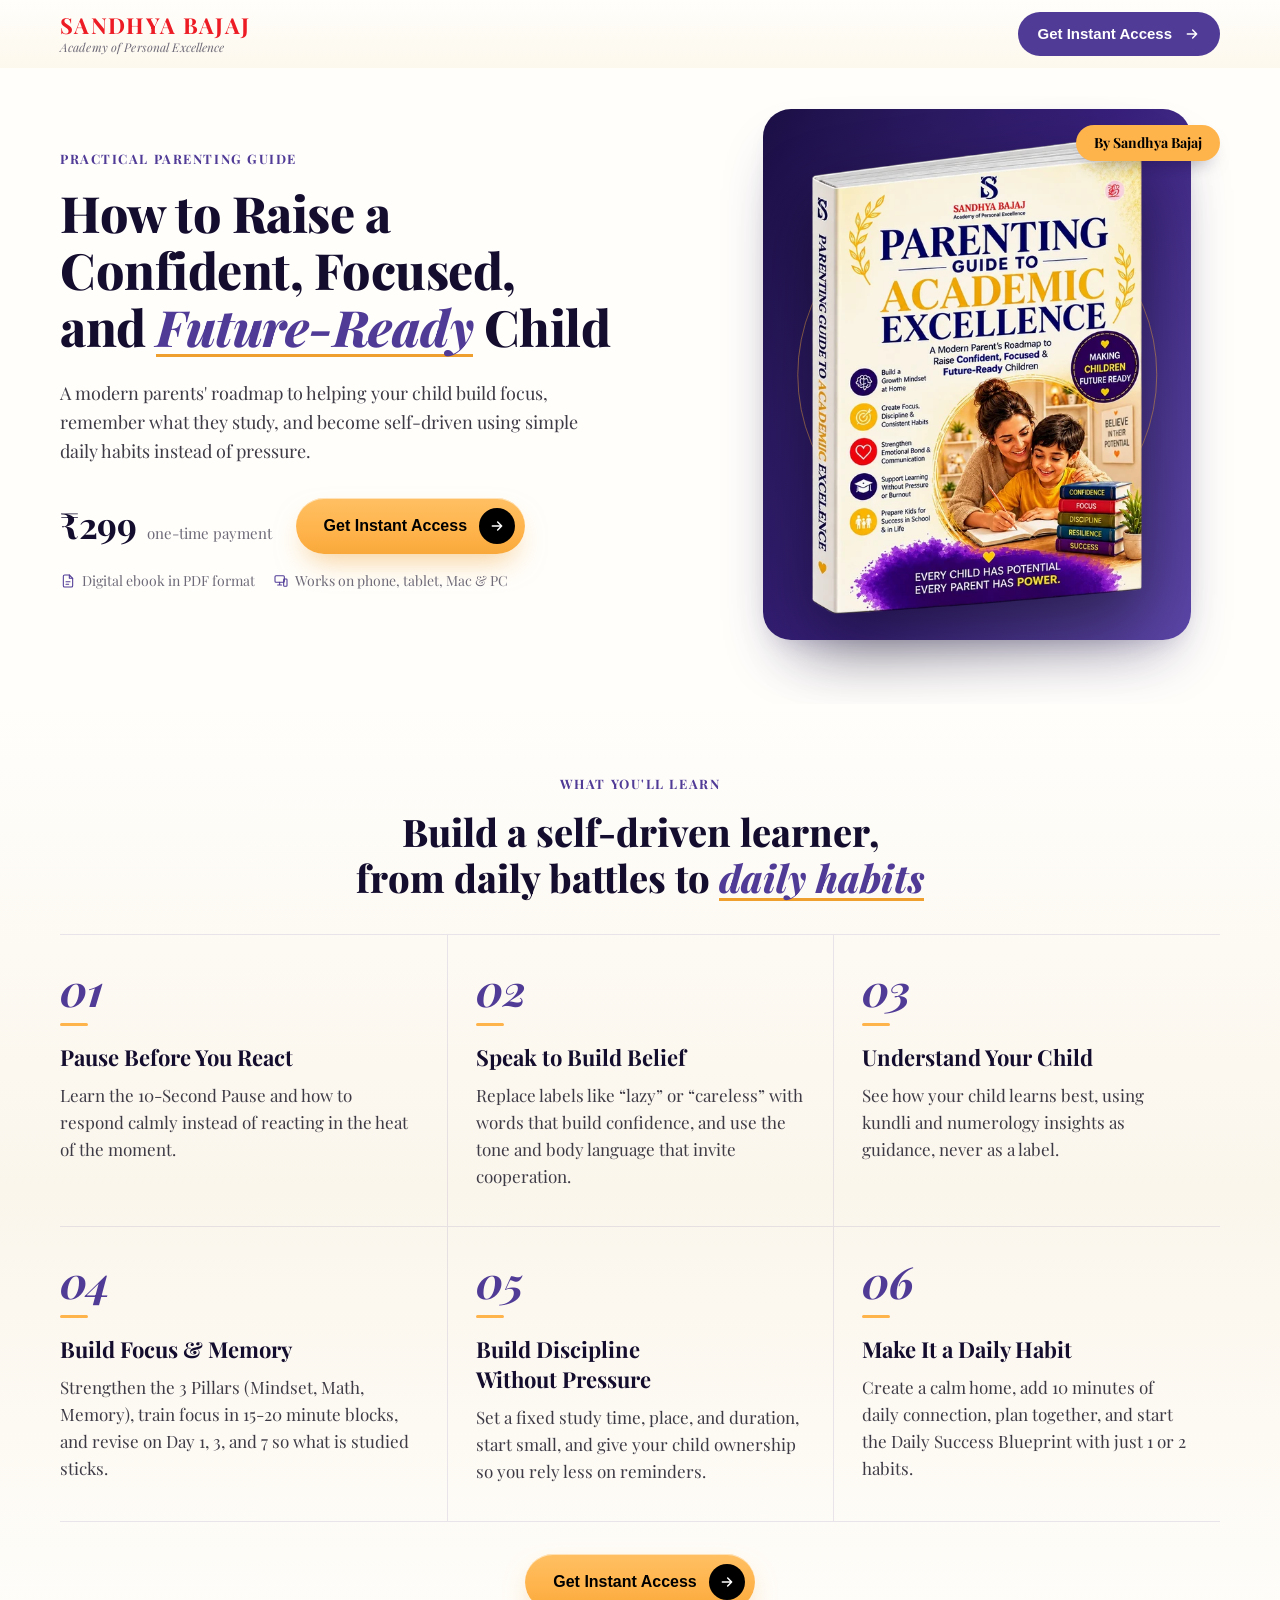
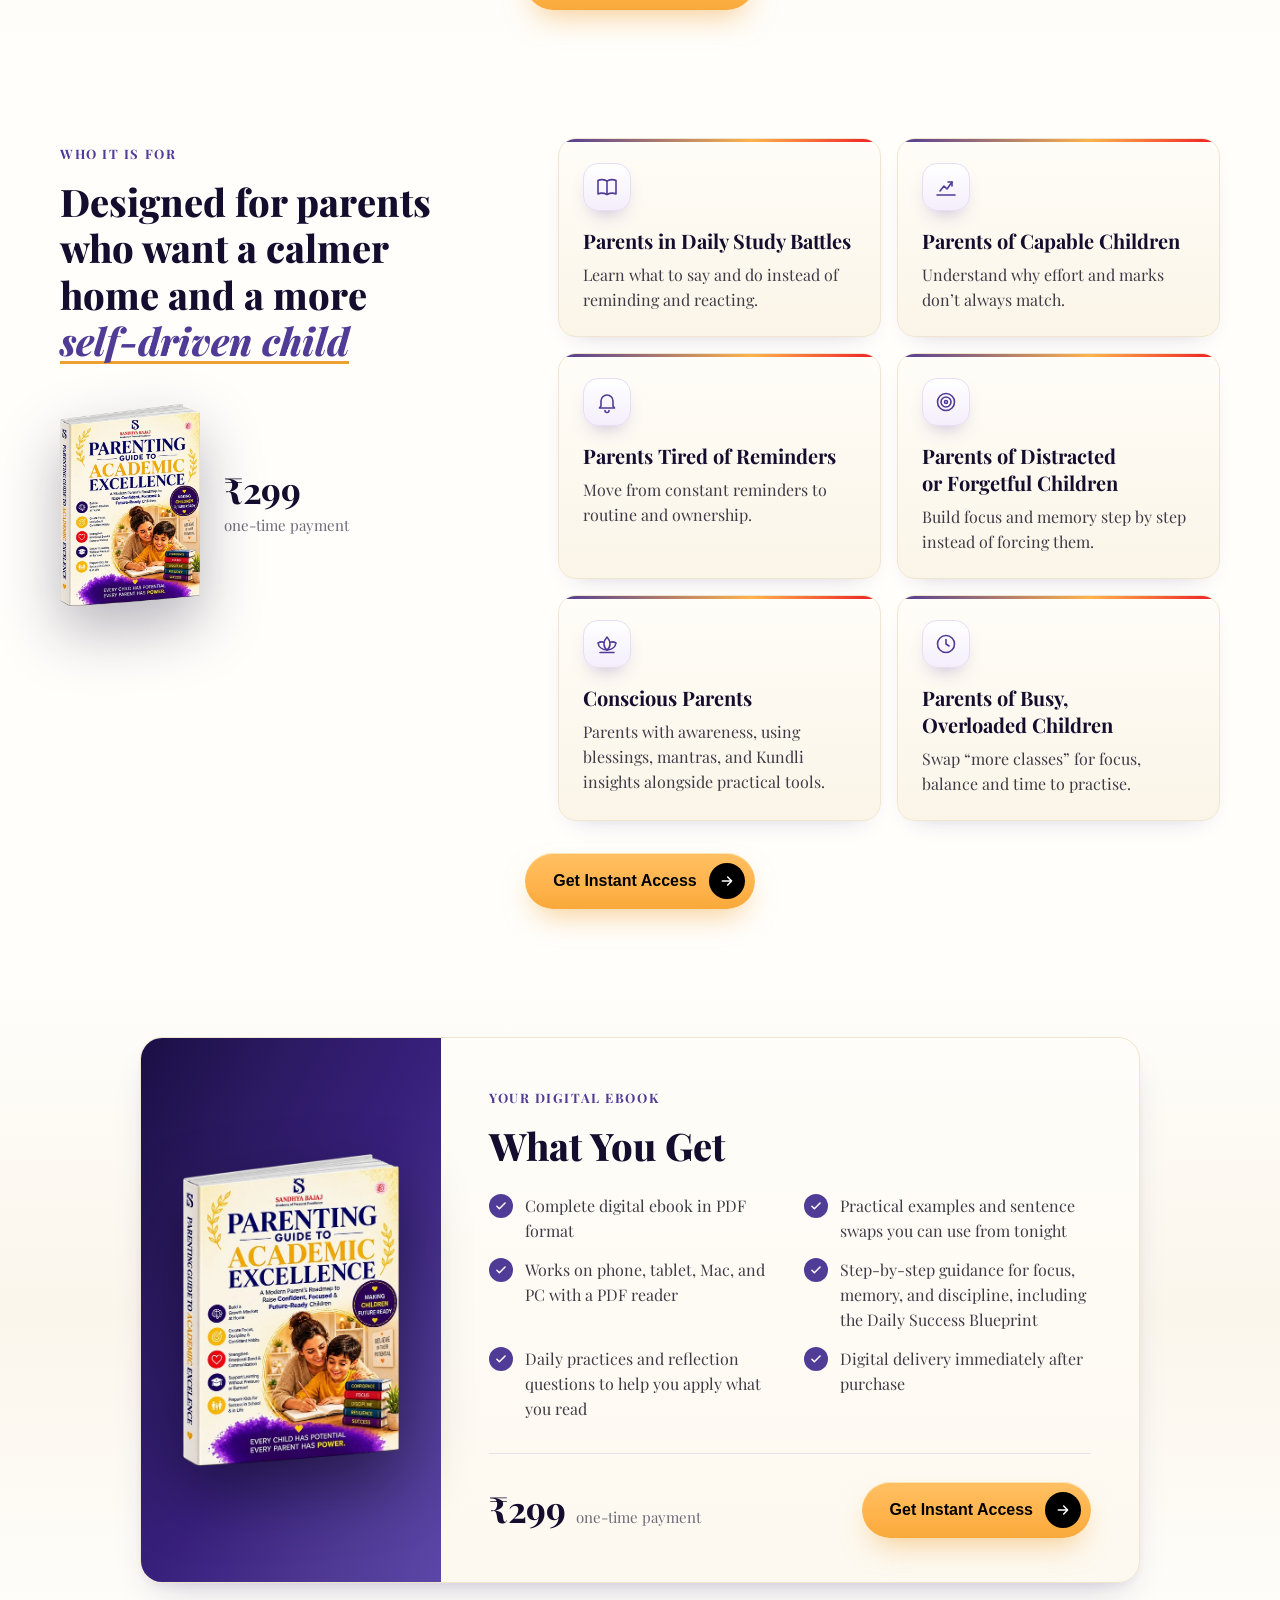
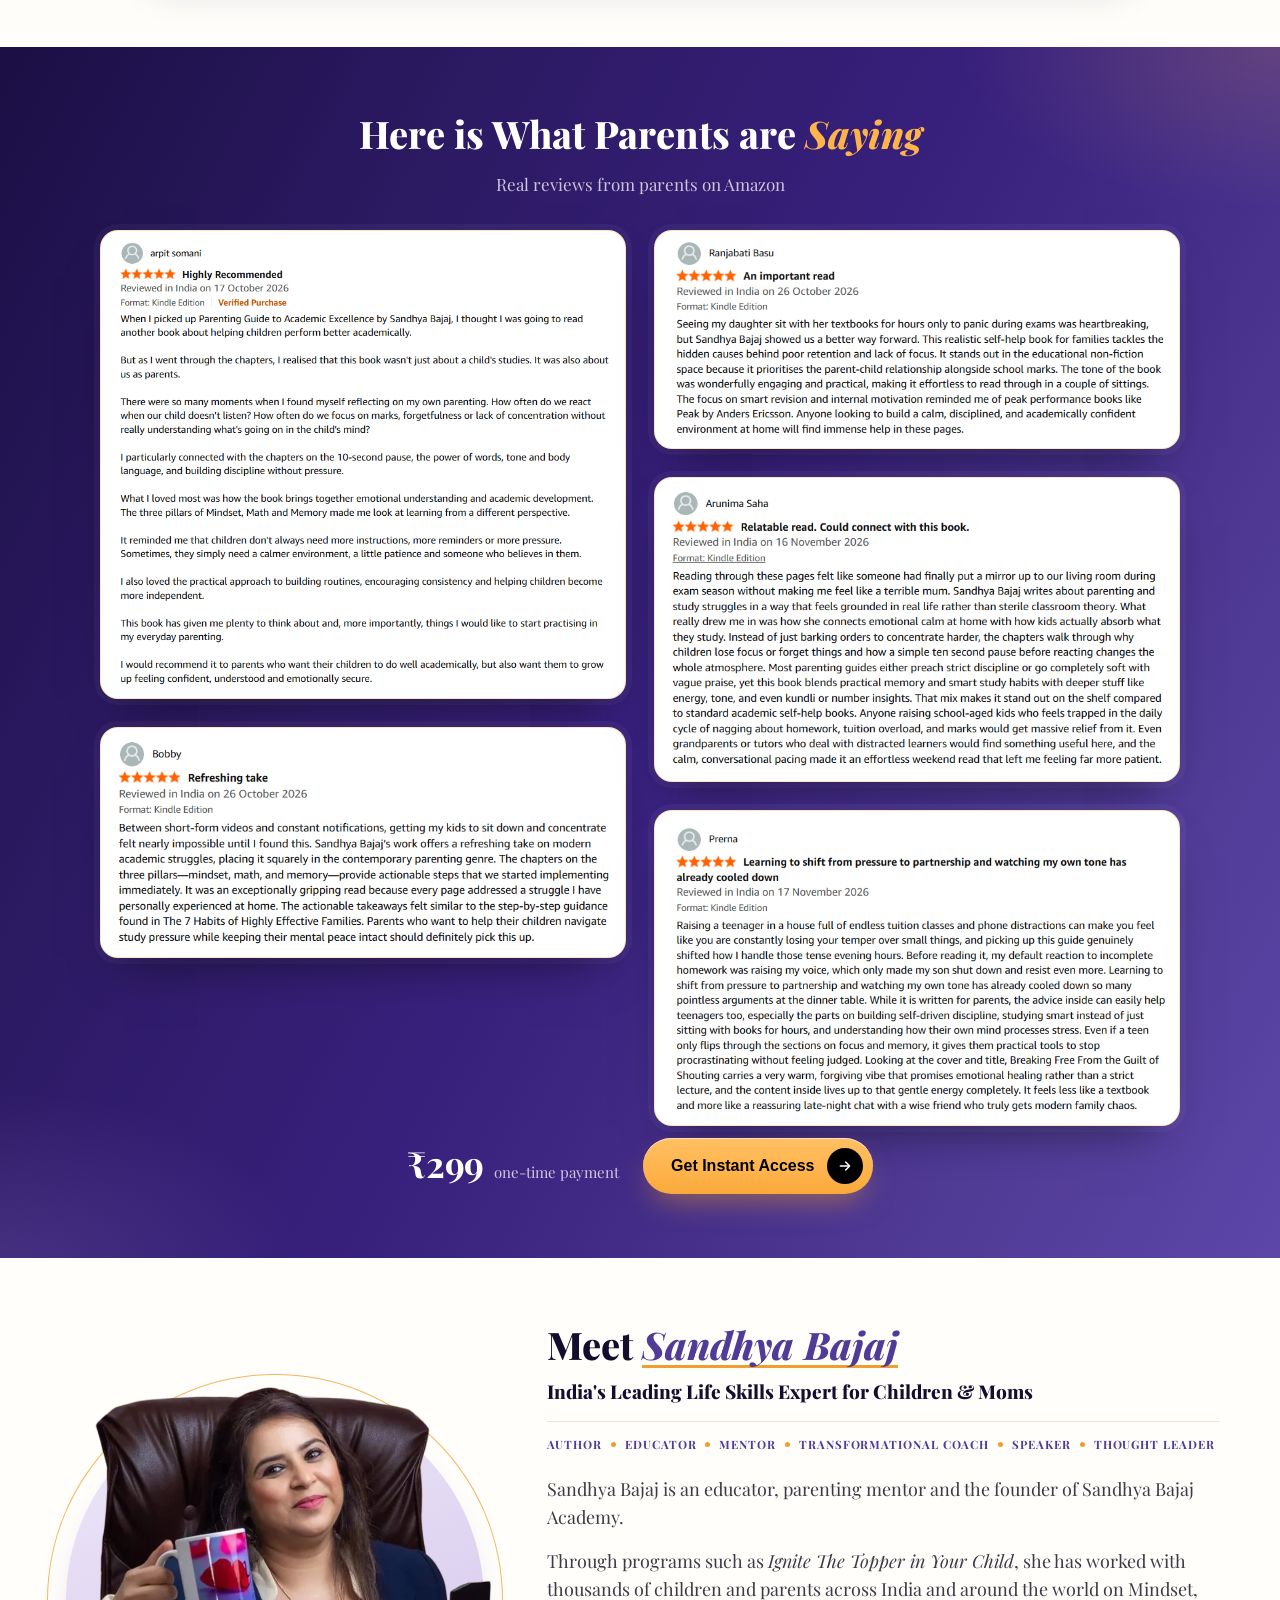
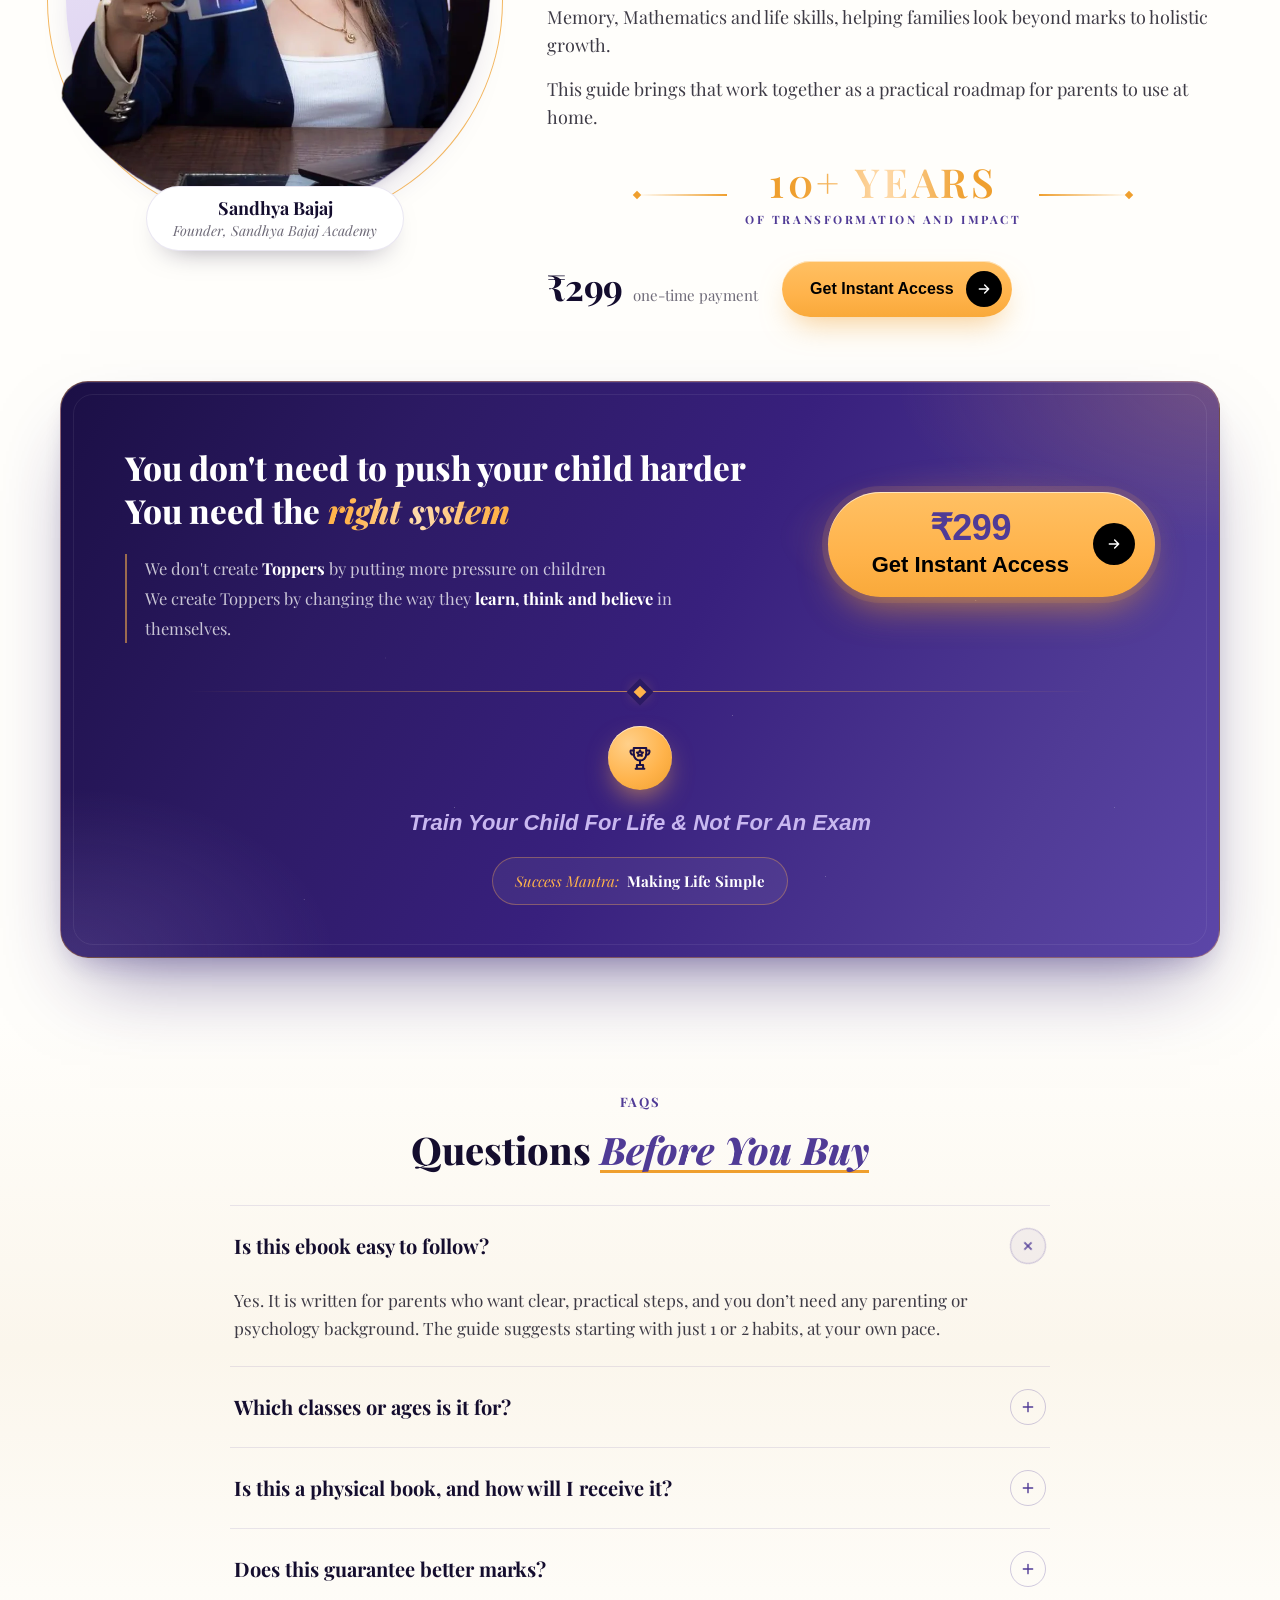
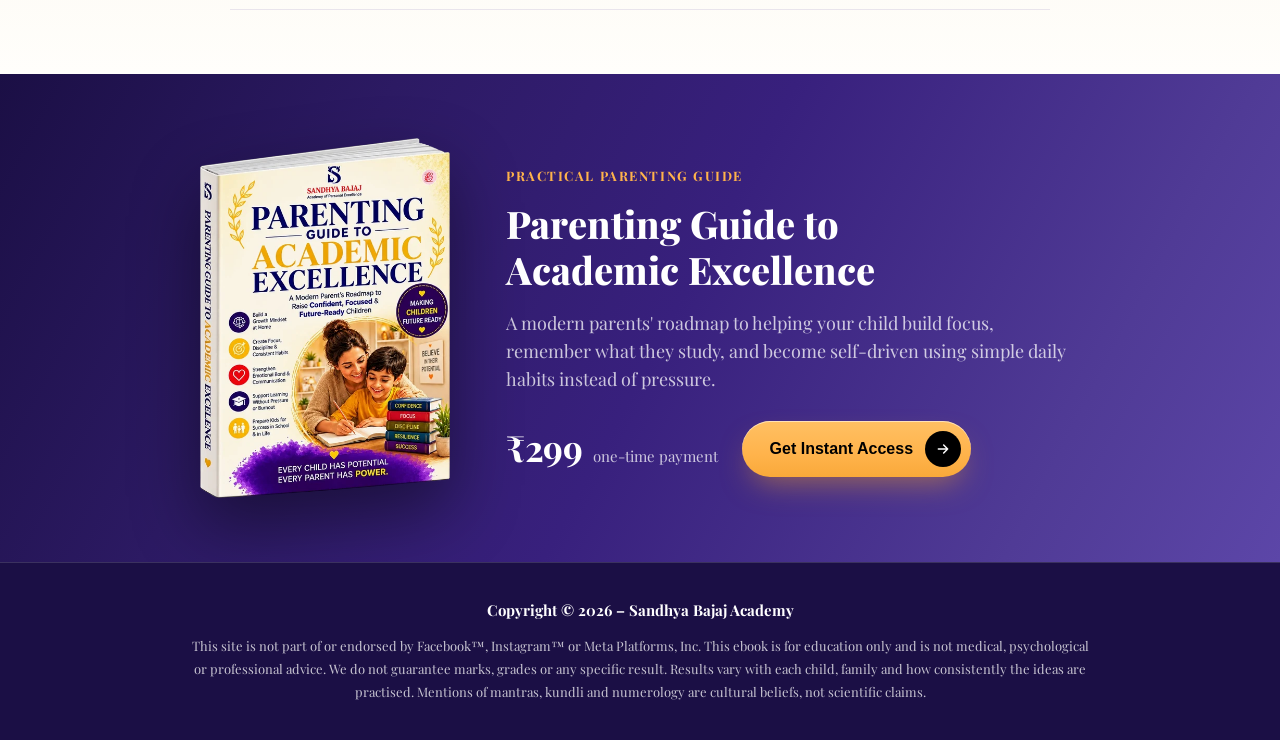
<file: index.html>
<!doctype html>
<html lang="en-IN" class="no-js">
<head>
  <!-- Google tag (GTM-5Z3VWPDB) -->
  <script async src="https://www.googletagmanager.com/gtm.js?id=GTM-5Z3VWPDB"></script>
  <script>
    window.dataLayer = window.dataLayer || [];
    function gtag(){dataLayer.push(arguments);}
    gtag('js', new Date());
  </script>
  <meta charset="utf-8">
  <meta name="viewport" content="width=device-width, initial-scale=1, viewport-fit=cover">
  <script>document.documentElement.classList.remove('no-js');</script>

  <title>How to Raise a Confident, Focused &amp; Future-Ready Child | Parenting Guide by Sandhya Bajaj</title>
  <meta name="description" content="A modern parents' roadmap to helping your child build focus, remember what they study, and become self-driven using simple daily habits instead of pressure. Digital PDF ebook by Sandhya Bajaj.">
  <meta name="theme-color" content="#1b0f45">

  <link rel="canonical" href="https://sandhyabajaj.online/">

  <!-- Open Graph / social link previews -->
  <meta property="og:type" content="website">
  <meta property="og:url" content="https://sandhyabajaj.online/">
  <meta property="og:site_name" content="Sandhya Bajaj Academy of Personal Excellence">
  <meta property="og:title" content="How to Raise a Confident, Focused, and Future-Ready Child">
  <meta property="og:description" content="A modern parents' roadmap to helping your child build focus, remember what they study, and become self-driven using simple daily habits instead of pressure.">
  <meta property="og:image" content="https://sandhyabajaj.online/assets/img/ebook-cover-og.jpg">
  <meta property="og:image:width" content="969">
  <meta property="og:image:height" content="1500">
  <meta property="og:image:alt" content="Cover of the Parenting Guide to Academic Excellence ebook by Sandhya Bajaj">
  <meta name="twitter:card" content="summary_large_image">

  <link rel="icon" href="data:image/svg+xml,%3Csvg xmlns='http://www.w3.org/2000/svg' viewBox='0 0 64 64'%3E%3Crect width='64' height='64' rx='14' fill='%231b0f45'/%3E%3Ctext x='32' y='45' text-anchor='middle' font-family='Georgia,serif' font-size='38' font-weight='700' fill='%23ffb34b'%3ES%3C/text%3E%3C/svg%3E">

  <link rel="preconnect" href="https://fonts.googleapis.com">
  <link rel="preconnect" href="https://fonts.gstatic.com" crossorigin>
  <link rel="stylesheet" href="https://fonts.googleapis.com/css2?family=Playfair+Display:ital,wght@0,400;0,700;0,800;1,400;1,700&display=swap">
  <link rel="preload" as="image" type="image/webp" imagesrcset="assets/img/ebook-3d-480.webp 480w, assets/img/ebook-3d-720.webp 720w" imagesizes="(max-width: 767px) 240px, 320px">
  <link rel="stylesheet" href="css/styles.css?v=20261121">

  <!-- ===== Tracking =====
       Paste the Meta Pixel / GTM / GA snippets here when they are ready.
       js/main.js already fires fbq('track','InitiateCheckout') on every buy-button
       click if the Meta Pixel is present on the page. -->
</head>
<body>
  <a class="skip-link" href="#main">Skip to content</a>

  <!-- Thin outline icon set (design-system iconography: single weight, drawn in brand) -->
  <svg width="0" height="0" style="position:absolute" aria-hidden="true" focusable="false">
    <symbol id="i-arrow" viewBox="0 0 24 24"><path d="M5 12h14M13 6l6 6-6 6" fill="none" stroke="currentColor" stroke-width="2.2" stroke-linecap="round" stroke-linejoin="round"/></symbol>
    <symbol id="i-check" viewBox="0 0 24 24"><path d="M5 12.5l4.2 4.2L19 7" fill="none" stroke="currentColor" stroke-width="2.6" stroke-linecap="round" stroke-linejoin="round"/></symbol>
    <symbol id="i-plus" viewBox="0 0 24 24"><path d="M12 4v16M4 12h16" fill="none" stroke="currentColor" stroke-width="2.4" stroke-linecap="round"/></symbol>
    <symbol id="i-file" viewBox="0 0 24 24"><g fill="none" stroke="currentColor" stroke-width="1.6" stroke-linecap="round" stroke-linejoin="round"><path d="M14 3H7a2 2 0 0 0-2 2v14a2 2 0 0 0 2 2h10a2 2 0 0 0 2-2V8z"/><path d="M14 3v5h5M9 13h6M9 17h4"/></g></symbol>
    <symbol id="i-devices" viewBox="0 0 24 24"><g fill="none" stroke="currentColor" stroke-width="1.6" stroke-linecap="round" stroke-linejoin="round"><rect x="3" y="4" width="14" height="10" rx="1.5"/><path d="M7 18h6M10 14v4"/><rect x="16" y="9" width="5" height="11" rx="1.2"/></g></symbol>
    <symbol id="i-book" viewBox="0 0 24 24"><g fill="none" stroke="currentColor" stroke-width="1.6" stroke-linecap="round" stroke-linejoin="round"><path d="M3 5.5C5.5 4.3 8.5 4.3 12 6c3.5-1.7 6.5-1.7 9-.5V19c-2.5-1.2-5.5-1.2-9 .5-3.5-1.7-6.5-1.7-9-.5z"/><path d="M12 6v13.5"/></g></symbol>
    <symbol id="i-chart" viewBox="0 0 24 24"><g fill="none" stroke="currentColor" stroke-width="1.6" stroke-linecap="round" stroke-linejoin="round"><path d="M3 20h18"/><path d="M6 16l4-5 3 3 5-7"/><path d="M14 7h4v4"/></g></symbol>
    <symbol id="i-bell" viewBox="0 0 24 24"><g fill="none" stroke="currentColor" stroke-width="1.6" stroke-linecap="round" stroke-linejoin="round"><path d="M6 16V11a6 6 0 0 1 12 0v5l1.5 2h-15z"/><path d="M10 20.5a2 2 0 0 0 4 0"/></g></symbol>
    <symbol id="i-target" viewBox="0 0 24 24"><g fill="none" stroke="currentColor" stroke-width="1.6"><circle cx="12" cy="12" r="8.5"/><circle cx="12" cy="12" r="5"/><circle cx="12" cy="12" r="1.5"/></g></symbol>
    <symbol id="i-lotus" viewBox="0 0 24 24"><g fill="none" stroke="currentColor" stroke-width="1.6" stroke-linecap="round" stroke-linejoin="round"><path d="M12 5c2 2.2 3 4.6 3 7s-1 4.4-3 6c-2-1.6-3-3.6-3-6s1-4.8 3-7z"/><path d="M9.2 10.2C6.8 9.6 4.6 10 3 11c.6 3.8 3.8 6.6 9 7"/><path d="M14.8 10.2c2.4-.6 4.6-.2 6.2.8-.6 3.8-3.8 6.6-9 7"/><path d="M5 20.5h14"/></g></symbol>
    <symbol id="i-trophy" viewBox="0 0 24 24"><g fill="none" stroke="currentColor" stroke-width="1.6" stroke-linecap="round" stroke-linejoin="round"><path d="M7 4h10v5a5 5 0 0 1-10 0z"/><path d="M7 6H4.5a2.5 2.5 0 0 0 2.6 3.4M17 6h2.5a2.5 2.5 0 0 1-2.6 3.4"/><path d="M12 14v3.5M8.5 20.5h7M9.5 17.5h5v3h-5z"/><path d="M12 5.8l.75 1.5 1.65.25-1.2 1.15.3 1.65-1.5-.8-1.5.8.3-1.65-1.2-1.15 1.65-.25z"/></g></symbol>
    <symbol id="i-clock" viewBox="0 0 24 24"><g fill="none" stroke="currentColor" stroke-width="1.6" stroke-linecap="round" stroke-linejoin="round"><circle cx="12" cy="12" r="8.5"/><path d="M12 7.5V12l3 2"/></g></symbol>
  </svg>

  <header class="site-header" id="top">
    <div class="container site-header__inner">
      <a class="wordmark" href="#top" aria-label="Sandhya Bajaj Academy of Personal Excellence, back to top">
        <span class="wordmark__name">SANDHYA BAJAJ</span>
        <span class="wordmark__tag">Academy of Personal Excellence</span>
      </a>
      <a class="btn btn--brand btn--sm" href="#offer" data-checkout aria-label="Get Instant Access">
        <span>Get Instant Access</span>
        <svg width="16" height="16" aria-hidden="true"><use href="#i-arrow"/></svg>
      </a>
    </div>
  </header>

  <main id="main">

    <!-- ============ HERO ============ -->
    <section class="hero" aria-labelledby="hero-title">
      <div class="container hero__grid">
        <div class="hero__copy">
          <span class="eyebrow">Practical Parenting Guide</span>
          <h1 id="hero-title">How to Raise a Confident, Focused, and <span class="em">Future-Ready</span> Child</h1>
          <p class="hero__sub">A modern parents' roadmap to helping your child build focus, remember what they study, and become self-driven using simple daily habits instead of pressure.</p>

          <div class="buy-row hero__buy" id="hero-buy">
            <div class="price">
              <span class="price__now" data-price>₹299</span>
              <span class="price__note" data-price-note>one-time payment</span>
            </div>
            <a class="btn btn--accent" href="#offer" data-checkout>
              Get Instant Access
              <span class="btn__arrow" aria-hidden="true"><svg><use href="#i-arrow"/></svg></span>
            </a>
          </div>

          <ul class="hero__trust">
            <li><svg aria-hidden="true"><use href="#i-file"/></svg>Digital ebook in PDF format</li>
            <li><svg aria-hidden="true"><use href="#i-devices"/></svg>Works on phone, tablet, Mac &amp; PC</li>
          </ul>
        </div>

        <div class="hero__visual">
          <div class="book-stage">
            <span class="book-stage__byline">By Sandhya Bajaj</span>
            <img class="book3d book3d--hero" src="assets/img/ebook-3d-480.webp" srcset="assets/img/ebook-3d-480.webp 480w, assets/img/ebook-3d-720.webp 720w" sizes="(max-width: 767px) 240px, 320px" width="720" height="1037" fetchpriority="high" alt="Parenting Guide to Academic Excellence ebook by Sandhya Bajaj, shown as a 3D book: a mother helping her son study at home">
          </div>
        </div>
      </div>
    </section>

    <!-- ============ WHAT YOU'LL LEARN ============ -->
    <section class="section section--tint" id="learn" aria-labelledby="learn-title">
      <div class="container">
        <div class="section-head reveal">
          <span class="eyebrow">What You'll Learn</span>
          <h2 class="h-section" id="learn-title">Build a self-driven learner, from daily battles to <span class="em">daily habits</span></h2>
        </div>

        <ol class="learn-grid">
          <li class="learn-item reveal">
            <span class="learn-item__num" aria-hidden="true">01</span>
            <h3>Pause Before You React</h3>
            <p>Learn the 10-Second Pause and how to respond calmly instead of reacting in the heat of the moment.</p>
          </li>
          <li class="learn-item reveal">
            <span class="learn-item__num" aria-hidden="true">02</span>
            <h3>Speak to Build Belief</h3>
            <p>Replace labels like “lazy” or “careless” with words that build confidence, and use the tone and body language that invite cooperation.</p>
          </li>
          <li class="learn-item reveal">
            <span class="learn-item__num" aria-hidden="true">03</span>
            <h3>Understand Your Child</h3>
            <p>See how your child learns best, using kundli and numerology insights as guidance, never as a label.</p>
          </li>
          <li class="learn-item reveal">
            <span class="learn-item__num" aria-hidden="true">04</span>
            <h3>Build Focus &amp; Memory</h3>
            <p>Strengthen the 3 Pillars (Mindset, Math, Memory), train focus in 15-20 minute blocks, and revise on Day 1, 3, and 7 so what is studied sticks.</p>
          </li>
          <li class="learn-item reveal">
            <span class="learn-item__num" aria-hidden="true">05</span>
            <h3>Build Discipline Without Pressure</h3>
            <p>Set a fixed study time, place, and duration, start small, and give your child ownership so you rely less on reminders.</p>
          </li>
          <li class="learn-item reveal">
            <span class="learn-item__num" aria-hidden="true">06</span>
            <h3>Make It a Daily Habit</h3>
            <p>Create a calm home, add 10 minutes of daily connection, plan together, and start the Daily Success Blueprint with just 1 or 2 habits.</p>
          </li>
        </ol>

        <div class="cta-block">
          <a class="btn btn--accent" href="#offer" data-checkout>
            Get Instant Access
            <span class="btn__arrow" aria-hidden="true"><svg><use href="#i-arrow"/></svg></span>
          </a>
        </div>
      </div>
    </section>

    <!-- ============ WHO IT IS FOR ============ -->
    <section class="section" id="who" aria-labelledby="who-title">
      <div class="container who-grid">
        <div class="who-intro reveal">
          <span class="eyebrow">Who It Is For</span>
          <h2 class="h-section" id="who-title">Designed for parents who want a calmer home and a more <span class="em">self-driven child</span></h2>
          <div class="who-intro__book">
            <img class="book3d book3d--who" src="assets/img/ebook-3d-480.webp" srcset="assets/img/ebook-3d-480.webp 480w, assets/img/ebook-3d-720.webp 720w" sizes="160px" width="720" height="1037" loading="lazy" decoding="async" alt="">
            <div>
              <div class="price">
                <span class="price__now" data-price>₹299</span>
              </div>
              <p class="price__note" data-price-note>one-time payment</p>
            </div>
          </div>
        </div>

        <ul class="who-cards">
          <li class="who-card reveal">
            <span class="icon-chip" aria-hidden="true"><svg><use href="#i-book"/></svg></span>
            <h3>Parents in Daily Study Battles</h3>
            <p>Learn what to say and do instead of reminding and reacting.</p>
          </li>
          <li class="who-card reveal">
            <span class="icon-chip" aria-hidden="true"><svg><use href="#i-chart"/></svg></span>
            <h3>Parents of Capable Children</h3>
            <p>Understand why effort and marks don’t always match.</p>
          </li>
          <li class="who-card reveal">
            <span class="icon-chip" aria-hidden="true"><svg><use href="#i-bell"/></svg></span>
            <h3>Parents Tired of Reminders</h3>
            <p>Move from constant reminders to routine and ownership.</p>
          </li>
          <li class="who-card reveal">
            <span class="icon-chip" aria-hidden="true"><svg><use href="#i-target"/></svg></span>
            <h3>Parents of Distracted or Forgetful Children</h3>
            <p>Build focus and memory step by step instead of forcing them.</p>
          </li>
          <li class="who-card reveal">
            <span class="icon-chip" aria-hidden="true"><svg><use href="#i-lotus"/></svg></span>
            <h3>Conscious Parents</h3>
            <p>Parents with awareness, using blessings, mantras, and Kundli insights alongside practical tools.</p>
          </li>
          <li class="who-card reveal">
            <span class="icon-chip" aria-hidden="true"><svg><use href="#i-clock"/></svg></span>
            <h3>Parents of Busy, Overloaded Children</h3>
            <p>Swap “more classes” for focus, balance and time to practise.</p>
          </li>
        </ul>
      </div>
      <div class="container">
        <div class="cta-block">
          <a class="btn btn--accent" href="#offer" data-checkout>
            Get Instant Access
            <span class="btn__arrow" aria-hidden="true"><svg><use href="#i-arrow"/></svg></span>
          </a>
        </div>
      </div>
    </section>

    <!-- ============ WHAT YOU GET (OFFER) ============ -->
    <section class="section section--tint" id="offer" aria-labelledby="offer-title">
      <div class="container">
        <div class="offer-card reveal">
          <div class="offer-card__visual">
            <img class="book3d book3d--offer" src="assets/img/ebook-3d-480.webp" srcset="assets/img/ebook-3d-480.webp 480w, assets/img/ebook-3d-720.webp 720w" sizes="(max-width: 767px) 200px, 260px" width="720" height="1037" loading="lazy" decoding="async" alt="Parenting Guide to Academic Excellence ebook by Sandhya Bajaj, shown as a 3D book">
          </div>
          <div class="offer-card__body">
            <span class="eyebrow">Your Digital Ebook</span>
            <h2 class="h-section" id="offer-title">What You Get</h2>
            <ul class="checklist">
              <li><span class="check" aria-hidden="true"><svg><use href="#i-check"/></svg></span>Complete digital ebook in PDF format</li>
              <li><span class="check" aria-hidden="true"><svg><use href="#i-check"/></svg></span>Practical examples and sentence swaps you can use from tonight</li>
              <li><span class="check" aria-hidden="true"><svg><use href="#i-check"/></svg></span>Works on phone, tablet, Mac, and PC with a PDF reader</li>
              <li><span class="check" aria-hidden="true"><svg><use href="#i-check"/></svg></span>Step-by-step guidance for focus, memory, and discipline, including the Daily Success Blueprint</li>
              <li><span class="check" aria-hidden="true"><svg><use href="#i-check"/></svg></span>Daily practices and reflection questions to help you apply what you read</li>
              <li><span class="check" aria-hidden="true"><svg><use href="#i-check"/></svg></span>Digital delivery immediately after purchase</li>
            </ul>
            <div class="offer-card__buy">
              <div class="price">
                <span class="price__now" data-price>₹299</span>
                <span class="price__note" data-price-note>one-time payment</span>
              </div>
              <a class="btn btn--accent" href="#offer" data-checkout>
                Get Instant Access
                <span class="btn__arrow" aria-hidden="true"><svg><use href="#i-arrow"/></svg></span>
              </a>
            </div>
          </div>
        </div>
      </div>
    </section>

    <!-- ============ TESTIMONIALS (Amazon reviews) ============ -->
    <section class="section section--deep reviews" id="reviews" aria-labelledby="reviews-title">
      <div class="container">
        <div class="section-head reveal">
          <h2 class="h-section" id="reviews-title">Here is What Parents are <span class="em">Saying</span></h2>
          <p class="reviews__sub">Real reviews from parents on Amazon</p>
        </div>
        <ul class="reviews__grid">
          <li class="reviews__item">
            <figure class="reviews__card">
              <img src="assets/img/review-arpit.webp" width="818" height="727" loading="lazy" decoding="async" alt="Amazon review by arpit somani, 5 stars, Verified Purchase: Highly Recommended">
            </figure>
          </li>
          <li class="reviews__item">
            <figure class="reviews__card">
              <img src="assets/img/review-bobby.webp" width="731" height="302" loading="lazy" decoding="async" alt="Amazon review by Bobby, 5 stars: Refreshing take">
            </figure>
          </li>
          <li class="reviews__item">
            <figure class="reviews__card">
              <img src="assets/img/review-ranjabati.webp" width="756" height="296" loading="lazy" decoding="async" alt="Amazon review by Ranjabati Basu, 5 stars: An important read">
            </figure>
          </li>
          <li class="reviews__item">
            <figure class="reviews__card">
              <img src="assets/img/review-arunima.webp" width="742" height="417" loading="lazy" decoding="async" alt="Amazon review by Arunima Saha, 5 stars: Relatable read. Could connect with this book.">
            </figure>
          </li>
          <li class="reviews__item">
            <figure class="reviews__card">
              <img src="assets/img/review-prerna.webp" width="757" height="441" loading="lazy" decoding="async" alt="Amazon review by Prerna, 5 stars: Learning to shift from pressure to partnership and watching my own tone has already cooled down">
            </figure>
          </li>
        </ul>
        <div class="buy-row buy-row--center reviews__buy">
          <div class="price">
            <span class="price__now" data-price>₹299</span>
            <span class="price__note" data-price-note>one-time payment</span>
          </div>
          <a class="btn btn--accent" href="#offer" data-checkout>
            Get Instant Access
            <span class="btn__arrow" aria-hidden="true"><svg><use href="#i-arrow"/></svg></span>
          </a>
        </div>
      </div>
    </section>

    <!-- ============ AUTHOR ============ -->
    <section class="section" id="author" aria-labelledby="author-title">
      <div class="container author">
        <figure class="author__portrait reveal">
          <div class="author__photo">
            <img src="assets/img/sandhya-bajaj.webp" width="800" height="794" loading="lazy" decoding="async"
                 alt="Sandhya Bajaj, founder of Sandhya Bajaj Academy, smiling at her desk with a cup of tea">
          </div>
          <figcaption class="author__caption">
            <span>Sandhya Bajaj</span>
            <small>Founder, Sandhya Bajaj Academy</small>
          </figcaption>
        </figure>
        <div class="author__bio reveal">
          <h2 class="h-section" id="author-title">Meet <span class="em">Sandhya Bajaj</span></h2>
          <p class="author__role">India's Leading Life Skills Expert for Children &amp; Moms</p>
          <ul class="author__creds" aria-label="Author, Educator, Mentor, Transformational Coach, Speaker, Thought Leader">
            <li>Author</li>
            <li>Educator</li>
            <li>Mentor</li>
            <li>Transformational Coach</li>
            <li>Speaker</li>
            <li>Thought Leader</li>
          </ul>
          <p>Sandhya Bajaj is an educator, parenting mentor and the founder of Sandhya Bajaj Academy.</p>
          <p>Through programs such as <em>Ignite The Topper in Your Child</em>, she has worked with thousands of children and parents across India and around the world on Mindset, Memory, Mathematics and life skills, helping families look beyond marks to holistic growth.</p>
          <p>This guide brings that work together as a practical roadmap for parents to use at home.</p>
          <div class="years">
            <span class="years__rule" aria-hidden="true"></span>
            <p class="years__text"><strong>10+ Years</strong><span>of transformation and impact</span></p>
            <span class="years__rule years__rule--end" aria-hidden="true"></span>
          </div>
          <div class="buy-row author__buy">
            <div class="price">
              <span class="price__now" data-price>₹299</span>
              <span class="price__note" data-price-note>one-time payment</span>
            </div>
            <a class="btn btn--accent" href="#offer" data-checkout>
              Get Instant Access
              <span class="btn__arrow" aria-hidden="true"><svg><use href="#i-arrow"/></svg></span>
            </a>
          </div>
        </div>
      </div>
    </section>

    <!-- ============ RIGHT SYSTEM (CTA band) ============ -->
    <section class="section system" id="system" aria-labelledby="system-title">
      <div class="container">
        <div class="system__card reveal">
          <div class="system__top">
            <div class="system__copy">
              <h2 id="system-title">You don't need to push your child harder <br>You need the <em>right system</em></h2>
              <p>We don't create <strong>Toppers</strong> by putting more pressure on children<br>
                We create Toppers by changing the way they <strong>learn, think and believe</strong> in themselves.</p>
            </div>
            <div class="system__cta">
              <span class="system__halo" aria-hidden="true"></span>
              <a class="btn btn--accent btn--big" href="#offer" data-checkout>
                <span class="btn--big__text">
                  <span class="btn--big__price" data-price>₹299</span>
                  <span class="btn--big__label">Get Instant Access</span>
                </span>
                <span class="btn__arrow" aria-hidden="true"><svg><use href="#i-arrow"/></svg></span>
              </a>
            </div>
          </div>
          <div class="system__bottom">
            <span class="system__divider" aria-hidden="true"><i></i></span>
            <span class="system__badge" aria-hidden="true"><svg class="system__trophy"><use href="#i-trophy"/></svg></span>
            <p class="system__mantra-line">Train Your Child For Life &amp; Not For An Exam</p>
            <p class="system__mantra"><em>Success Mantra:</em> <strong>Making Life Simple</strong></p>
          </div>
        </div>
      </div>
    </section>

    <!-- ============ FAQ ============ -->
    <section class="section section--tint" id="faq" aria-labelledby="faq-title">
      <div class="container">
        <div class="section-head reveal">
          <span class="eyebrow">FAQs</span>
          <h2 class="h-section" id="faq-title">Questions <span class="em">Before You Buy</span></h2>
        </div>
        <div class="faq">
          <details class="faq__item" open>
            <summary class="faq__q">Is this ebook easy to follow?<span class="faq__icon" aria-hidden="true"><svg><use href="#i-plus"/></svg></span></summary>
            <div class="faq__a"><p>Yes. It is written for parents who want clear, practical steps, and you don’t need any parenting or psychology background. The guide suggests starting with just 1 or 2 habits, at your own pace.</p></div>
          </details>
          <details class="faq__item">
            <summary class="faq__q">Which classes or ages is it for?<span class="faq__icon" aria-hidden="true"><svg><use href="#i-plus"/></svg></span></summary>
            <div class="faq__a"><p>It is written for parents of school-going children.</p></div>
          </details>
          <details class="faq__item">
            <summary class="faq__q">Is this a physical book, and how will I receive it?<span class="faq__icon" aria-hidden="true"><svg><use href="#i-plus"/></svg></span></summary>
            <div class="faq__a"><p>No. This is a digital PDF ebook, and nothing will be shipped. Your file is delivered after your payment is confirmed.</p></div>
          </details>
          <details class="faq__item">
            <summary class="faq__q">Does this guarantee better marks?<span class="faq__icon" aria-hidden="true"><svg><use href="#i-plus"/></svg></span></summary>
            <div class="faq__a"><p>No. Results vary based on your child, your home and how consistently you practise. The guide works on the foundations behind marks, such as focus, memory, discipline and the home environment.</p></div>
          </details>
        </div>
      </div>
    </section>

    <!-- ============ CLOSING OFFER (dark band) ============ -->
    <section class="section section--deep closing" id="buy" aria-labelledby="closing-title">
      <div class="container closing__inner reveal">
        <img class="book3d book3d--closing" src="assets/img/ebook-3d-480.webp" srcset="assets/img/ebook-3d-480.webp 480w, assets/img/ebook-3d-720.webp 720w" sizes="(max-width: 767px) 200px, 260px" width="720" height="1037" loading="lazy" decoding="async" alt="Parenting Guide to Academic Excellence ebook by Sandhya Bajaj, shown as a 3D book">
        <div>
          <span class="eyebrow">Practical Parenting Guide</span>
          <h2 id="closing-title">Parenting Guide to Academic Excellence</h2>
          <p class="closing__sub">A modern parents' roadmap to helping your child build focus, remember what they study, and become self-driven using simple daily habits instead of pressure.</p>
          <div class="buy-row" id="closing-buy">
            <div class="price">
              <span class="price__now" data-price>₹299</span>
              <span class="price__note" data-price-note>one-time payment</span>
            </div>
            <a class="btn btn--accent" href="#offer" data-checkout>
              Get Instant Access
              <span class="btn__arrow" aria-hidden="true"><svg><use href="#i-arrow"/></svg></span>
            </a>
          </div>
        </div>
      </div>
    </section>
  </main>

  <footer class="site-footer">
    <div class="container site-footer__inner">
      <p class="site-footer__copy">Copyright © <span data-year>2026</span> – Sandhya Bajaj Academy</p>
      <p class="site-footer__disclaimer">This site is not part of or endorsed by Facebook™, Instagram™ or Meta Platforms, Inc. This ebook is for education only and is not medical, psychological or professional advice. We do not guarantee marks, grades or any specific result. Results vary with each child, family and how consistently the ideas are practised. Mentions of mantras, kundli and numerology are cultural beliefs, not scientific claims.</p>
    </div>
  </footer>

  <!-- Mobile sticky buy bar: appears once the hero CTA scrolls away -->
  <div class="buy-bar" id="buy-bar" aria-hidden="true">
    <div class="price">
      <span class="price__now" data-price>₹299</span>
      <span class="price__note" data-price-note>one-time payment</span>
    </div>
    <a class="btn btn--accent" href="#offer" data-checkout tabindex="-1">
      Get Instant Access
      <span class="btn__arrow" aria-hidden="true"><svg><use href="#i-arrow"/></svg></span>
    </a>
  </div>

  <script src="js/config.js?v=20261121"></script>
  <script src="js/main.js?v=20261121" defer></script>
</body>
</html>
</file>
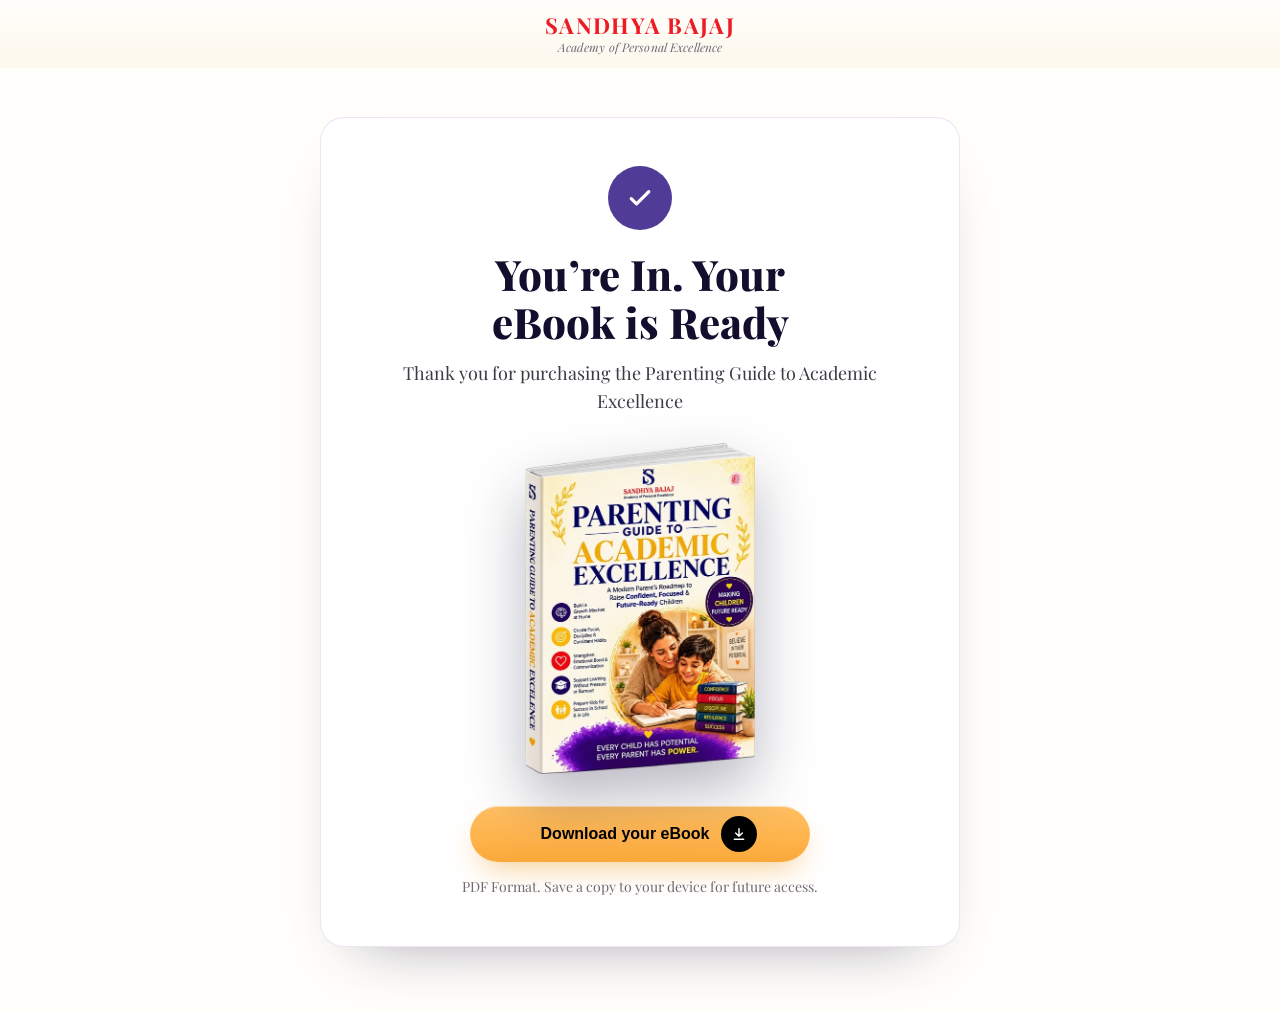
<file: thank-you.html>
<!doctype html>
<html lang="en-IN">
<head>
  <!-- Google tag (GTM-5Z3VWPDB) -->
  <script async src="https://www.googletagmanager.com/gtm.js?id=GTM-5Z3VWPDB"></script>
  <script>
    window.dataLayer = window.dataLayer || [];
    function gtag(){dataLayer.push(arguments);}
    gtag('js', new Date());
  </script>
  <meta charset="utf-8">
  <meta name="viewport" content="width=device-width, initial-scale=1, viewport-fit=cover">
  <title>You're In: Your eBook is Ready | Sandhya Bajaj Academy</title>
  <meta name="robots" content="noindex, nofollow">
  <meta name="theme-color" content="#1b0f45">
  <link rel="icon" href="data:image/svg+xml,%3Csvg xmlns='http://www.w3.org/2000/svg' viewBox='0 0 64 64'%3E%3Crect width='64' height='64' rx='14' fill='%231b0f45'/%3E%3Ctext x='32' y='45' text-anchor='middle' font-family='Georgia,serif' font-size='38' font-weight='700' fill='%23ffb34b'%3ES%3C/text%3E%3C/svg%3E">
  <link rel="preconnect" href="https://fonts.googleapis.com">
  <link rel="preconnect" href="https://fonts.gstatic.com" crossorigin>
  <link rel="stylesheet" href="https://fonts.googleapis.com/css2?family=Playfair+Display:ital,wght@0,400;0,700;0,800;1,400;1,700&display=swap">
  <link rel="stylesheet" href="css/styles.css?v=20261121">
  <style>
    .site-header__inner--center { justify-content: center; }
    .site-header__inner--center .wordmark { align-items: center; text-align: center; }
    .ty { min-height: calc(100vh - var(--header-h)); display: grid; place-items: center; padding: 48px 0 64px; }
    .ty__card {
      max-width: 640px; margin: 0 auto; text-align: center;
      background: var(--surface-raised); border: 1px solid var(--border-soft); border-radius: 24px;
      padding: 48px 40px; box-shadow: 0 30px 60px -40px rgba(20, 13, 46, 0.45);
    }
    .ty__tick {
      width: 64px; height: 64px; margin: 0 auto 20px; border-radius: 50%;
      background: var(--brand); color: var(--on-brand); display: grid; place-items: center;
    }
    .ty__tick svg { width: 30px; height: 30px; }
    .ty h1 { font-size: clamp(30px, 6vw, 42px); line-height: 1.15; }
    .ty__lead { margin-top: 12px; color: var(--ink-body); }
    .ty .book3d { width: 230px; margin: 28px auto 32px; }
    .ty__note { margin-top: 14px; font-size: 14px; line-height: 22px; color: var(--ink-muted); }
    .ty .btn--accent { width: 100%; max-width: 340px; }
    @media (max-width: 767px) { .ty__card { padding: 36px 20px; border-radius: 20px; } .ty .book3d { width: 190px; } }
  </style>
  <!-- Paste the Meta Pixel / GTM snippet here; fire the Purchase event on this page. -->
</head>
<body>
  <svg width="0" height="0" style="position:absolute" aria-hidden="true" focusable="false">
    <symbol id="i-check" viewBox="0 0 24 24"><path d="M5 12.5l4.2 4.2L19 7" fill="none" stroke="currentColor" stroke-width="2.6" stroke-linecap="round" stroke-linejoin="round"/></symbol>
    <symbol id="i-download" viewBox="0 0 24 24"><path d="M12 4v11M7 10.5l5 5 5-5M5 20h14" fill="none" stroke="currentColor" stroke-width="2.2" stroke-linecap="round" stroke-linejoin="round"/></symbol>
  </svg>

  <header class="site-header">
    <div class="container site-header__inner site-header__inner--center">
      <span class="wordmark">
        <span class="wordmark__name">SANDHYA BAJAJ</span>
        <span class="wordmark__tag">Academy of Personal Excellence</span>
      </span>
    </div>
  </header>

  <main class="ty">
    <div class="container">
      <div class="ty__card">
        <div class="ty__tick" aria-hidden="true"><svg><use href="#i-check"/></svg></div>
        <h1>You’re In. Your eBook is Ready</h1>
        <p class="ty__lead">Thank you for purchasing the Parenting Guide to Academic Excellence</p>

        <img class="book3d book3d--ty" src="assets/img/ebook-3d-480.webp" srcset="assets/img/ebook-3d-480.webp 480w, assets/img/ebook-3d-720.webp 720w" sizes="(max-width: 767px) 190px, 230px" width="720" height="1037" fetchpriority="high" alt="Parenting Guide to Academic Excellence ebook by Sandhya Bajaj, shown as a 3D book">

        <a class="btn btn--accent" id="download-btn" href="#" download>
          Download your eBook
          <span class="btn__arrow" aria-hidden="true"><svg><use href="#i-download"/></svg></span>
        </a>
        <p class="ty__note">PDF Format. Save a copy to your device for future access.</p>
      </div>
    </div>
  </main>

  <script src="js/config.js?v=20261121"></script>
  <script>
    (function () {
      var url = ((window.FUNNEL_CONFIG || {}).DOWNLOAD_URL || "").trim();
      var btn = document.getElementById("download-btn");
      if (url) { btn.href = url; }
      else {
        btn.removeAttribute("download");
        btn.addEventListener("click", function (e) { e.preventDefault(); });
        console.info("[funnel] DOWNLOAD_URL is empty in js/config.js.");
      }
    })();
  </script>
</body>
</html>
</file>
<file: css/styles.css>
/* ==========================================================================
   Sandhya Bajaj Academy — Parenting Guide ebook funnel
   Colours and type follow the "Sandhya Bajaj" design system (built from
   sandhyabajaj.in): cream + night (deep indigo) grounds, brand purple for
   highlights, amber for the single action colour, Playfair Display + Arial CTAs.
   ========================================================================== */

:root {
  /* Design-system colour tokens */
  --surface-cream: #fffefb;
  --surface-white: #ffffff;
  --surface-bar: rgba(255, 255, 255, 0.95);
  --night: #1b0f45;
  --surface-glass: rgba(255, 255, 255, 0.06);
  --border-glass: rgba(255, 255, 255, 0.14);
  --brand-purple: #503b96;
  --amber: #ffb34b;
  --amber-light: #ffc063;
  --amber-deep: #ef9f2e;
  --signal-red: #ed1b24;
  --ink-deep: #140d2e;
  --on-night: #ffffff;
  --on-night-muted: rgba(255, 255, 255, 0.75);
  --on-amber: #000000;
  /* Exact surface treatments sampled from sandhyabajaj.in */
  --grad-cream: linear-gradient(#fffefb 0%, #fbf6ec 50%, #fffefb 100%);
  --grad-night: linear-gradient(118deg, #1b0f45 0%, #2c1a63 26%, #38207d 52%, #503b96 82%, #5c46a8 100%);
  --grad-card: linear-gradient(#fffdf8, #fbf5e8);
  --grad-chip: linear-gradient(#ffffff, #f4eefb);
  --grad-lavender: linear-gradient(160deg, #efe9f9, #ddd2f0 60%, #cfc0ea);
  --border-warm: #f0e6cf;
  --shadow-card: 0 18px 38px -16px rgba(43, 25, 105, 0.22), 0 6px 14px -8px rgba(43, 25, 105, 0.14);
  --shadow-card-deep: 0 30px 60px -20px rgba(43, 25, 105, 0.3), 0 10px 24px -12px rgba(43, 25, 105, 0.18);
  --shadow-cta: 0 14px 30px -10px rgba(239, 159, 46, 0.55), inset 0 1px 0 rgba(255, 255, 255, 0.55);

  /* Roles used by the components below */
  --surface: var(--surface-cream);
  --surface-raised: var(--surface-white);
  --surface-tint: rgba(80, 59, 150, 0.06);
  --deep: var(--night);
  --ink: var(--ink-deep);
  --ink-body: #3d3a45;
  --ink-muted: #6e6a78;
  --brand: var(--brand-purple);
  --brand-strong: #3f2c82;
  --on-brand: #ffffff;
  --accent: var(--amber);
  --accent-strong: var(--amber-deep);
  --on-accent: var(--on-amber);     /* CTA label is black on amber */
  --gold-ink: var(--brand-purple);  /* eyebrows on cream (amber text fails on cream) */
  --logo-red: var(--signal-red);
  --border: rgba(80, 59, 150, 0.26);
  --border-soft: rgba(80, 59, 150, 0.12);
  --shadow-ink: 20, 13, 46;         /* rgb of ink-deep, for soft shadows */

  /* Night grounds */
  --dark-ink: var(--on-night);
  --dark-body: var(--on-night-muted);
  --dark-border: var(--border-glass);

  /* Type */
  --font-serif: "Playfair Display", "Times New Roman", Times, serif;
  --font-sans: Arial, Helvetica, sans-serif;   /* CTA labels only */

  /* Spacing */
  --space-1: 8px;
  --space-2: 16px;
  --space-3: 24px;
  --space-4: 40px;
  --space-5: 64px;

  /* Radius */
  --radius-xs: 2px;
  --radius-md: 15px;
  --radius-lg: 18px;
  --radius-pill: 999px;

  --container: 1160px;
  --gutter: 20px;
  --header-h: 68px;
}

/* ---------- Base ---------- */
*, *::before, *::after { box-sizing: border-box; }
html { -webkit-text-size-adjust: 100%; scroll-behavior: smooth; scroll-padding-top: calc(var(--header-h) + 12px); }
body {
  margin: 0;
  background: var(--surface);
  color: var(--ink-body);
  font: 400 18px/28px var(--font-serif);
  -webkit-font-smoothing: antialiased;
  text-rendering: optimizeLegibility;
  overflow-x: hidden;
}
img { display: block; max-width: 100%; height: auto; }
a { color: var(--brand); }
a:hover { color: var(--brand-strong); }
h1, h2 { font-weight: 800; }
h1, h2, h3 { color: var(--ink); margin: 0; text-wrap: balance; }
h3 { font-weight: 700; }
p { margin: 0; }
:focus-visible { outline: 2px solid var(--brand); outline-offset: 3px; }
.skip-link {
  position: absolute; left: 12px; top: -60px; z-index: 100;
  background: var(--brand); color: var(--on-brand); padding: 10px 16px; border-radius: var(--radius-pill);
}
.skip-link:focus { top: 12px; }
.visually-hidden { position: absolute !important; width: 1px; height: 1px; overflow: hidden; clip: rect(0 0 0 0); white-space: nowrap; }

.container { width: 100%; max-width: calc(var(--container) + var(--gutter) * 2); margin: 0 auto; padding: 0 var(--gutter); }
.section { padding: var(--space-5) 0; }
.section--tint { background: var(--grad-cream); }
.section--deep { background: var(--grad-night); color: var(--dark-body); }
.section--deep h2, .section--deep h3 { color: var(--dark-ink); }

/* ---------- Type helpers ---------- */
.eyebrow {
  display: inline-block;
  font: 700 13px/18px var(--font-serif);
  letter-spacing: 0.12em;
  text-transform: uppercase;
  color: var(--gold-ink);
  margin-bottom: var(--space-2);
}
.section--deep .eyebrow { color: var(--accent); }
.h-section { font-size: clamp(28px, 4vw, 38px); line-height: 1.22; }
.section-head { max-width: 760px; margin: 0 auto 32px; text-align: center; }
.section-head--left { margin-left: 0; text-align: left; }

/* One emphasised phrase per headline: brand colour + 3px amber underline */
.em {
  color: var(--brand-purple);
  background-image: linear-gradient(var(--amber-deep), var(--amber-deep));
  background-repeat: no-repeat;
  background-size: 100% 3px;
  background-position: 0 92%;
  border-radius: var(--radius-xs);
  font-style: italic;
  padding-bottom: 2px;
}
.hero .em { white-space: nowrap; }
.section--deep .em { color: var(--amber); background-image: none; }

/* ---------- Brand wordmark (no S-monogram file supplied yet) ---------- */
.wordmark { display: inline-flex; flex-direction: column; text-decoration: none; line-height: 1; white-space: nowrap; }
.wordmark__name { font: 700 22px/1 var(--font-serif); letter-spacing: 0.06em; color: var(--logo-red); }
.wordmark__tag { font: italic 400 12px/1.2 var(--font-serif); color: var(--ink-muted); margin-top: 4px; letter-spacing: 0.01em; }
.wordmark--dark .wordmark__tag { color: var(--dark-body); }

/* ---------- Buttons (design-system Button) ---------- */
.btn {
  display: inline-flex; align-items: center; justify-content: center; gap: 12px;
  font: 700 16px/20px var(--font-sans);
  border: 0; border-radius: var(--radius-pill);
  padding: 14px 28px; min-height: 52px;
  text-decoration: none; cursor: pointer;
  transition: background-color .18s ease, transform .18s ease, box-shadow .18s ease, color .18s ease;
}
.btn--accent {
  background: linear-gradient(180deg, var(--amber-light) 0%, var(--amber) 60%, #f9a93a 100%);
  color: var(--on-accent);
  padding: 10px 10px 10px 28px;
  min-height: 56px;
  box-shadow: var(--shadow-cta);
}
.btn--accent:hover { color: var(--on-accent); filter: brightness(1.04) saturate(1.05); transform: translateY(-1px); box-shadow: 0 18px 34px -10px rgba(239, 159, 46, 0.7), inset 0 1px 0 rgba(255, 255, 255, 0.55); }
.btn--accent:active { transform: translateY(0); }
.btn__arrow {
  width: 36px; height: 36px; border-radius: 50%;
  background: var(--on-amber); color: #ffffff;
  display: inline-flex; align-items: center; justify-content: center; flex: none;
  transition: transform .18s ease;
}
.btn--accent:hover .btn__arrow { transform: translateX(3px); }
.btn__arrow svg { width: 16px; height: 16px; }
.btn--brand { background: var(--brand); color: var(--on-brand); }
.btn--brand:hover { background: var(--brand-strong); color: var(--on-brand); }
.btn--sm { min-height: 44px; padding: 10px 20px; font-size: 15px; }
.section--deep .btn:focus-visible, .site-footer .btn:focus-visible { outline-color: var(--accent); }

/* Price (design-system PriceTag, without a struck price: none in the approved copy) */
.price { display: inline-flex; align-items: baseline; gap: 10px; font-family: var(--font-serif); }
.price__now { font-size: 36px; line-height: 1; font-weight: 700; color: var(--ink); letter-spacing: -0.01em; }
.price__note { font-size: 15px; color: var(--ink-muted); }
.section--deep .price__now { color: var(--dark-ink); }
.section--deep .price__note { color: var(--dark-body); }

.buy-row { display: flex; align-items: center; flex-wrap: wrap; gap: var(--space-2) var(--space-3); }
.buy-row--center { justify-content: center; }
.cta-block { margin-top: 32px; display: flex; justify-content: center; }

/* ---------- Header ---------- */
.site-header {
  position: sticky; top: 0; z-index: 50;
  background: linear-gradient(rgba(255, 254, 251, 0.94), rgba(253, 248, 236, 0.94));
  backdrop-filter: saturate(140%) blur(10px);
  -webkit-backdrop-filter: saturate(140%) blur(10px);
  border-bottom: 1px solid transparent;
  transition: border-color .2s ease, box-shadow .2s ease;
}
.site-header.is-scrolled { border-bottom-color: var(--border-soft); box-shadow: 0 6px 20px -16px rgba(20, 13, 46, 0.5); }
.site-header__inner { height: var(--header-h); display: flex; align-items: center; justify-content: space-between; gap: var(--space-2); }

/* ---------- Hero ---------- */
.hero { padding: 40px 0 var(--space-5); position: relative; overflow: hidden; }
.hero__grid {
  display: grid;
  grid-template-columns: minmax(0, 1.12fr) minmax(0, 0.88fr);
  grid-template-areas: "copy visual";
  gap: 56px; align-items: center;
}
.hero__copy { grid-area: copy; }
.hero__visual { grid-area: visual; }
.hero h1 { font-size: clamp(34px, 4.6vw, 50px); line-height: 1.14; letter-spacing: -0.01em; }
.hero__sub { margin-top: var(--space-3); font-size: 18px; line-height: 29px; max-width: 540px; }
.hero__buy { margin-top: 32px; }
.hero__trust { margin-top: var(--space-2); display: flex; flex-wrap: wrap; gap: 6px 18px; font-size: 14px; line-height: 22px; color: var(--ink-muted); list-style: none; padding: 0; }
.hero__trust li { display: inline-flex; align-items: center; gap: 6px; }
.hero__trust svg { width: 16px; height: 16px; color: var(--brand); flex: none; }

/* Book stage */
.book-stage { position: relative; display: grid; place-items: center; padding: 30px 0 26px; }
.book-stage::before {
  content: ""; position: absolute; inset: 0 6% 0 6%;
  background: var(--grad-night); border-radius: 28px;
  box-shadow: var(--shadow-card-deep);
}
.book-stage::after {
  content: ""; position: absolute; width: 74%; aspect-ratio: 1; border-radius: 50%;
  border: 1.5px solid rgba(255, 179, 75, 0.5); top: 50%; left: 50%; transform: translate(-50%, -50%);
}
.book-stage__byline {
  position: absolute; z-index: 3; top: 16px; right: 0;
  background: var(--accent); color: var(--on-accent);
  font: 700 14px/20px var(--font-serif); padding: 8px 18px; border-radius: var(--radius-pill);
  box-shadow: 0 10px 20px -12px rgba(20, 13, 46, 0.6);
}

/* Transparent 3D ebook mockup (one image used everywhere) */
.book3d {
  position: relative; z-index: 2; display: block; height: auto; max-width: 100%;
  filter: drop-shadow(0 26px 30px rgba(20, 13, 46, 0.30));
  transition: transform .5s cubic-bezier(.2, .7, .2, 1);
}
.book3d:hover { transform: translateY(-4px); }
.section--deep .book3d, .book-stage .book3d, .offer-card__visual .book3d { filter: drop-shadow(0 28px 34px rgba(0, 0, 0, 0.45)); }
.book3d--hero { width: min(330px, 78%); }
.book3d--who { width: 140px; flex: none; }
.book3d--offer { width: min(230px, 86%); }
.book3d--closing { width: 250px; }

/* ---------- What you'll learn (numbered editorial grid) ---------- */
.learn-grid {
  list-style: none; margin: 0; padding: 0;
  display: grid; grid-template-columns: repeat(3, minmax(0, 1fr));
  border-top: 1px solid var(--border-soft);
}
.learn-item {
  padding: 32px 28px 36px 0;
  border-bottom: 1px solid var(--border-soft);
  position: relative;
}
.learn-item:not(:nth-child(3n + 1)) { padding-left: 28px; border-left: 1px solid var(--border-soft); }
.learn-item__num {
  display: block; font: italic 700 44px/1 var(--font-serif); color: var(--brand-purple);
  margin-bottom: var(--space-2);
}
.learn-item__num::after {
  content: ""; display: block; width: 28px; height: 3px; border-radius: var(--radius-xs);
  background: var(--accent); margin-top: 12px;
}
.learn-item h3 { font-size: 22px; line-height: 30px; margin-bottom: 10px; }
.learn-item p { font-size: 17px; line-height: 27px; }

/* ---------- Who it is for ---------- */
.who-grid { display: grid; grid-template-columns: minmax(0, 0.8fr) minmax(0, 1.2fr); gap: 56px; align-items: start; }
.who-intro { position: sticky; top: calc(var(--header-h) + 32px); }
.who-intro .h-section { margin-bottom: var(--space-3); }
.who-intro__book { margin-top: var(--space-4); display: flex; align-items: center; gap: var(--space-3); }
.who-cards { list-style: none; margin: 0; padding: 0; display: grid; grid-template-columns: repeat(2, minmax(0, 1fr)); gap: var(--space-2); }
.who-card {
  background: var(--grad-card); border: 1px solid var(--border-warm); border-radius: var(--radius-lg);
  box-shadow: 0 10px 24px -18px rgba(43, 25, 105, 0.35);
  padding: 24px; transition: border-color .2s ease, transform .2s ease, box-shadow .2s ease;
}
.who-card { position: relative; overflow: hidden; }
.who-card::before {
  content: ""; position: absolute; left: 0; right: 0; top: 0; height: 3px;
  background: linear-gradient(90deg, var(--brand-purple), var(--amber) 60%, var(--signal-red));
}
.who-card:hover { border-color: #e6d8b8; transform: translateY(-3px); box-shadow: var(--shadow-card); }
.icon-chip {
  width: 48px; height: 48px; border-radius: var(--radius-md);
  background: var(--grad-chip); color: var(--brand);
  border: 1px solid #e7ddf4; box-shadow: 0 10px 20px -10px rgba(80, 59, 150, 0.4);
  display: flex; align-items: center; justify-content: center; margin-bottom: var(--space-2);
}
.icon-chip svg { width: 24px; height: 24px; }
.who-card h3 { font-size: 20px; line-height: 27px; margin-bottom: 8px; }
.who-card p { font-size: 16px; line-height: 25px; }

/* ---------- Offer / What you get ---------- */
.offer-card {
  max-width: 1000px; margin: 0 auto;
  background: linear-gradient(#fffdf9, #fdf9f0);
  border: 1px solid var(--border-warm);
  border-radius: 22px;
  box-shadow: var(--shadow-card);
  display: grid; grid-template-columns: 300px minmax(0, 1fr);
  overflow: hidden;
}
.offer-card__visual { background: var(--grad-night); display: grid; place-items: center; padding: 40px 24px; }
.offer-card__body { padding: 44px 48px; }
.offer-card__body .h-section { margin-bottom: var(--space-3); }
.checklist { list-style: none; margin: 0; padding: 0; display: grid; grid-template-columns: repeat(2, minmax(0, 1fr)); gap: 14px 28px; }
.checklist li { display: flex; gap: 12px; font-size: 16px; line-height: 25px; color: var(--ink-body); }
.check {
  flex: none; width: 24px; height: 24px; border-radius: 50%;
  background: var(--brand-purple); color: #ffffff;
  display: inline-flex; align-items: center; justify-content: center; margin-top: 1px;
}
.check svg { width: 14px; height: 14px; }
.offer-card__buy {
  margin-top: 32px; padding-top: 28px; border-top: 1px solid var(--border-soft);
  display: flex; align-items: center; justify-content: space-between; flex-wrap: wrap; gap: var(--space-2);
}

/* ---------- Testimonials: Amazon review screenshots on the night gradient ---------- */
.reviews { position: relative; overflow: hidden; isolation: isolate; }
.reviews::before {
  content: ""; position: absolute; inset: 0; z-index: -1; pointer-events: none;
  background:
    radial-gradient(520px 260px at 100% 0%, rgba(255, 179, 75, 0.16), transparent 62%),
    radial-gradient(460px 260px at 0% 100%, rgba(165, 141, 224, 0.18), transparent 65%);
}
.reviews__sub { margin-top: 12px; font-size: 17px; color: var(--on-night-muted); }
.reviews__grid {
  list-style: none; margin: 0 auto; padding: 0; max-width: 1080px;
  columns: 2; column-gap: 28px;
}
.reviews__item { break-inside: avoid; margin: 0 0 28px; }
.reviews__card {
  margin: 0; padding: 10px; border-radius: var(--radius-lg);
  background: var(--surface-white);
  border: 1px solid rgba(255, 179, 75, 0.35);
  box-shadow: 0 24px 48px -24px rgba(0, 0, 0, 0.55), 0 0 0 6px rgba(255, 255, 255, 0.04);
  transition: transform .3s ease, box-shadow .3s ease;
}
.reviews__card:hover { transform: translateY(-3px); box-shadow: 0 30px 56px -24px rgba(0, 0, 0, 0.6), 0 0 0 6px rgba(255, 179, 75, 0.10); }
.reviews__card img { display: block; width: 100%; height: auto; border-radius: 10px; }
.reviews__buy { margin-top: 12px; }

/* ---------- Author ---------- */
.author { display: grid; grid-template-columns: minmax(0, 0.78fr) minmax(0, 1.22fr); gap: 56px; align-items: center; }
/* Cut-out portrait sits on a deep-indigo disc with a thin amber ring */
.author__portrait { margin: 0; position: relative; width: 100%; max-width: 460px; justify-self: center; }
.author__photo { position: relative; aspect-ratio: 800 / 794; }
.author__photo::before {
  content: ""; position: absolute; inset: 1.5%; border-radius: 50%; background: var(--grad-lavender);
  box-shadow: var(--shadow-card);
}
.author__photo::after {
  content: ""; position: absolute; inset: -3%; border-radius: 50%;
  border: 1.5px solid rgba(239, 159, 46, 0.75); pointer-events: none;
}
.author__photo img { position: relative; z-index: 1; width: 100%; height: 100%; object-fit: contain; }
.author__caption {
  position: relative; z-index: 2;
  width: max-content; max-width: 100%; margin: -28px auto 0;
  background: var(--surface-raised); border: 1px solid var(--border-soft); border-radius: var(--radius-pill);
  padding: 10px 26px; text-align: center;
  box-shadow: 0 14px 30px -20px rgba(20, 13, 46, 0.55);
}
.author__caption span { display: block; font: 700 18px/1.3 var(--font-serif); color: var(--ink); }
.author__caption small { display: block; font: italic 400 14px/1.4 var(--font-serif); color: var(--ink-muted); }
.author__bio { min-width: 0; }
/* "10+ Years" credential: pure text in the sandhyabajaj.in style, framed by
   thin amber rules with diamond ends (no images) */
.years {
  display: flex; align-items: center; justify-content: center; gap: 18px;
  margin: 30px 0 6px;
}
.years__rule {
  position: relative; flex: 1 1 0; max-width: 90px; height: 1.5px;
  background: linear-gradient(90deg, transparent, var(--amber-deep));
}
.years__rule::before {
  content: ""; position: absolute; left: 0; top: 50%; width: 6px; height: 6px;
  background: var(--amber-deep); transform: translate(-50%, -50%) rotate(45deg);
}
.years__rule--end { background: linear-gradient(90deg, var(--amber-deep), transparent); }
.years__rule--end::before { left: auto; right: 0; transform: translate(50%, -50%) rotate(45deg); }
.years__text { margin: 0; text-align: center; }
.years__text strong {
  display: block; font: 600 40px/1.05 var(--font-serif); letter-spacing: 3.6px; text-transform: uppercase;
  background: linear-gradient(90deg, #ef9f2e 20%, #ffdcae 50%, #ef9f2e 80%);
  -webkit-background-clip: text; background-clip: text; color: transparent;
}
.years__text span {
  display: block; margin-top: 8px; font: 700 11.5px/1.5 var(--font-serif);
  letter-spacing: 2.53px; text-transform: uppercase; color: var(--brand-purple);
}
.author__bio p + p { margin-top: var(--space-2); }
.author__bio .h-section { margin-bottom: 10px; }
.author__role { font: 800 19px/1.4 var(--font-serif); color: var(--ink); }
.author__creds {
  list-style: none; padding: 16px 0 0; margin: 16px 0 24px;
  border-top: 1px solid var(--border-warm);
  display: flex; flex-wrap: nowrap; align-items: center;
  font: 700 11.5px/1.2 var(--font-serif); letter-spacing: 0.08em; text-transform: uppercase;
  color: var(--brand-purple); white-space: nowrap;
}
.author__creds li { display: inline-flex; align-items: center; }
.author__creds li + li::before {
  content: ""; width: 5px; height: 5px; margin: 0 9px; border-radius: 50%;
  background: var(--amber-deep); flex: none;
}
.author__buy { margin-top: 32px; }

/* ---------- Right-system CTA band (mirrors the closing card on sandhyabajaj.in) ---------- */
.system { padding-top: 0; }
.system__card {
  position: relative; overflow: hidden; isolation: isolate;
  background: var(--grad-night); color: var(--on-night-muted);
  border: 1px solid rgba(255, 179, 75, 0.38); border-radius: 28px;
  box-shadow: 0 40px 80px -30px rgba(43, 25, 105, 0.55), 0 14px 30px -14px rgba(43, 25, 105, 0.3), inset 0 1px 0 rgba(255, 255, 255, 0.10);
  padding: 64px 64px 52px;
}
.system__card::before {
  /* warm glows in two corners + faint star-dust */
  content: ""; position: absolute; inset: 0; z-index: -1; pointer-events: none;
  background:
    radial-gradient(520px 260px at 100% 0%, rgba(255, 179, 75, 0.20), transparent 62%),
    radial-gradient(420px 260px at 0% 100%, rgba(165, 141, 224, 0.20), transparent 65%),
    radial-gradient(1.3px 1.3px at 12% 22%, rgba(255,255,255,.5), transparent 60%),
    radial-gradient(1.1px 1.1px at 28% 48%, rgba(255,255,255,.35), transparent 60%),
    radial-gradient(1.3px 1.3px at 34% 74%, rgba(255,255,255,.35), transparent 60%),
    radial-gradient(1.1px 1.1px at 47% 16%, rgba(255,255,255,.45), transparent 60%),
    radial-gradient(1.3px 1.3px at 58% 58%, rgba(255,255,255,.3), transparent 60%),
    radial-gradient(1.1px 1.1px at 66% 86%, rgba(255,255,255,.35), transparent 60%),
    radial-gradient(1.3px 1.3px at 79% 38%, rgba(255,255,255,.4), transparent 60%),
    radial-gradient(1.1px 1.1px at 91% 74%, rgba(255,255,255,.35), transparent 60%),
    radial-gradient(1.3px 1.3px at 21% 90%, rgba(255,255,255,.3), transparent 60%);
}
.system__card::after {
  /* fine inner frame, like a printed certificate */
  content: ""; position: absolute; inset: 12px; z-index: -1; pointer-events: none;
  border: 1px solid rgba(255, 255, 255, 0.07); border-radius: 20px;
}
.system__top { display: grid; grid-template-columns: minmax(0, 1fr) auto; gap: 48px; align-items: center; }
.system__copy h2 {
  font-size: clamp(26px, 2.6vw, 34px); line-height: 1.3; color: var(--on-night); font-weight: 800;
  letter-spacing: -0.005em;
}
.system__copy h2 em {
  font-style: italic; padding-right: 2px;
  background: linear-gradient(90deg, #ffb34b 10%, #ffdcae 50%, #ffb34b 90%);
  -webkit-background-clip: text; background-clip: text; color: transparent;
}
.system__copy p {
  margin-top: 22px; padding-left: 18px; border-left: 2px solid rgba(255, 179, 75, 0.55);
  font-size: 16.5px; line-height: 1.8; color: var(--on-night-muted); max-width: 560px;
}
.system__copy strong { color: var(--on-night); font-weight: 700; }
.system__cta { position: relative; display: flex; flex-direction: column; align-items: flex-end; gap: 18px; }
.system__halo {
  position: absolute; z-index: 0; right: -20px; top: -30px; width: 120%; height: 150px; pointer-events: none;
  background: radial-gradient(closest-side, rgba(255, 179, 75, 0.28), transparent);
  filter: blur(6px);
}
.btn--big {
  position: relative; z-index: 1; overflow: hidden;
  padding: 18px 20px 18px 44px; min-height: 0; gap: 24px; border-radius: var(--radius-pill);
  box-shadow: 0 18px 38px -12px rgba(239, 159, 46, 0.7), 0 0 0 6px rgba(255, 179, 75, 0.12), inset 0 1px 0 rgba(255, 255, 255, 0.6);
}
.btn--big::after {
  /* light sweep on hover */
  content: ""; position: absolute; top: 0; bottom: 0; left: -60%; width: 45%; pointer-events: none;
  background: linear-gradient(100deg, transparent, rgba(255, 255, 255, 0.55), transparent);
  transform: skewX(-18deg); transition: left .7s ease;
}
.btn--big:hover::after { left: 120%; }
.btn--big:hover { box-shadow: 0 22px 44px -12px rgba(239, 159, 46, 0.8), 0 0 0 8px rgba(255, 179, 75, 0.16), inset 0 1px 0 rgba(255, 255, 255, 0.6); }
.btn--big__text { display: flex; flex-direction: column; align-items: center; line-height: 1.1; }
.btn--big__price { font: 800 36px/1 var(--font-sans); color: var(--brand-purple); letter-spacing: -0.01em; }
.btn--big__label { font: 700 22px/1.2 var(--font-sans); color: var(--on-amber); margin-top: 6px; }
.btn--big .btn__arrow { width: 42px; height: 42px; }
.system__note { position: relative; z-index: 1; font-size: 15px; color: var(--on-night-muted); text-align: right; }
.system__note strong { color: var(--on-night); }
.system__bottom { margin-top: 48px; text-align: center; }
.system__divider {
  display: block; position: relative; height: 1px; margin: 0 6% 34px;
  background: linear-gradient(90deg, transparent, rgba(255, 179, 75, 0.65), transparent);
}
.system__divider i {
  position: absolute; left: 50%; top: 50%; width: 9px; height: 9px;
  background: var(--amber); transform: translate(-50%, -50%) rotate(45deg);
  box-shadow: 0 0 0 5px #2b1a63, 0 0 14px rgba(255, 179, 75, 0.7);
}
.system__badge {
  display: grid; place-items: center; width: 64px; height: 64px; margin: 0 auto 18px; border-radius: 50%;
  background: radial-gradient(circle at 32% 28%, #ffd08a 0%, #ffb34b 58%, #ef9f2e 100%);
  box-shadow: 0 12px 28px -8px rgba(255, 179, 75, 0.7), inset 0 1px 0 rgba(255, 255, 255, 0.6);
}
.system__trophy { width: 30px; height: 30px; color: var(--night); display: block; }
.system__mantra-line {
  font: italic 700 clamp(19px, 1.9vw, 22px)/1.4 var(--font-sans); color: #c9b8f0;
}
.system__mantra {
  display: inline-flex; align-items: center; gap: 8px; margin-top: 18px;
  padding: 9px 22px; border-radius: var(--radius-pill);
  background: var(--surface-glass); border: 1px solid rgba(255, 179, 75, 0.35);
  font-size: 15px; color: var(--on-night);
}
.system__mantra em { color: var(--amber); }
.system__mantra strong { font-weight: 700; }
@media (prefers-reduced-motion: reduce) { .btn--big::after { display: none; } }

/* ---------- FAQ ---------- */
.faq { max-width: 820px; margin: 0 auto; }
.faq__item { border-bottom: 1px solid var(--border-soft); }
.faq__item:first-child { border-top: 1px solid var(--border-soft); }
.faq__q {
  list-style: none; cursor: pointer;
  display: flex; align-items: center; justify-content: space-between; gap: var(--space-2);
  padding: 22px 4px; font: 700 20px/28px var(--font-serif); color: var(--ink);
}
.faq__q::-webkit-details-marker { display: none; }
.faq__q:hover { color: var(--brand); }
.faq__icon {
  flex: none; width: 36px; height: 36px; border-radius: 50%;
  border: 1.5px solid var(--border); color: var(--brand);
  display: grid; place-items: center; transition: transform .25s ease, background-color .2s ease;
}
.faq__icon svg { width: 14px; height: 14px; }
.faq__item[open] .faq__icon { transform: rotate(45deg); background: var(--surface-tint); }
.faq__a { padding: 0 56px 24px 4px; }
.faq__a p { font-size: 17px; line-height: 28px; }

/* ---------- Closing offer band ---------- */
.closing { text-align: center; position: relative; overflow: hidden; }
.closing__inner { display: grid; grid-template-columns: auto minmax(0, 1fr); gap: 56px; align-items: center; text-align: left; max-width: 920px; margin: 0 auto; }
.closing h2 { font-size: clamp(28px, 4vw, 38px); line-height: 1.22; margin-bottom: var(--space-2); }
.closing__sub { margin-bottom: 28px; }
.closing .buy-row { gap: var(--space-2) var(--space-3); }

/* ---------- Footer ---------- */
.site-footer { background: var(--night); border-top: 1px solid var(--dark-border); color: var(--dark-body); padding: 36px 0; font-size: 14px; line-height: 22px; }
.site-footer__inner { display: flex; flex-direction: column; align-items: center; gap: 14px; text-align: center; }
.site-footer__copy { color: var(--on-night); font-weight: 700; font-size: 15px; }
.site-footer__disclaimer { max-width: 900px; font-size: 13px; line-height: 1.75; color: var(--on-night-muted); }

/* ---------- Mobile sticky buy bar ---------- */
.buy-bar {
  position: fixed; left: 0; right: 0; bottom: 0; z-index: 60;
  background: var(--surface-bar);
  border-top: 1px solid var(--border-soft);
  box-shadow: 0 -10px 30px -20px rgba(20, 13, 46, 0.6);
  padding: 10px var(--gutter) calc(10px + env(safe-area-inset-bottom));
  display: none; align-items: center; justify-content: space-between; gap: 12px;
  transform: translateY(110%); transition: transform .3s ease;
}
.buy-bar.is-visible { transform: translateY(0); }
.buy-bar .price__now { font-size: 26px; color: var(--brand-purple); }
.buy-bar .price__note { font-size: 13px; }
.buy-bar .price { flex-direction: column; gap: 2px; }
.buy-bar .btn--accent { min-height: 50px; padding: 7px 7px 7px 20px; font-size: 15px; }
.buy-bar .btn__arrow { width: 34px; height: 34px; }

/* ---------- Reveal on scroll ---------- */
.reveal { opacity: 0; transform: translateY(16px); transition: opacity .6s ease, transform .6s ease; }
.reveal.is-in { opacity: 1; transform: none; }
.no-js .reveal { opacity: 1; transform: none; }

/* ==========================================================================
   Responsive
   ========================================================================== */
@media (min-width: 1440px) {
  :root { --container: 1200px; }
}

@media (max-width: 1279px) {
  .author__creds { font-size: 10.5px; }
}

@media (max-width: 1180px) {
  /* keep the credentials in one row: swipe sideways when they don't fit */
  .author__creds {
    overflow-x: auto; scrollbar-width: none; -webkit-overflow-scrolling: touch;
    padding-bottom: 4px; padding-right: 28px;
    -webkit-mask-image: linear-gradient(90deg, #000 0, #000 calc(100% - 36px), transparent);
            mask-image: linear-gradient(90deg, #000 0, #000 calc(100% - 36px), transparent);
  }
  .author__creds::-webkit-scrollbar { display: none; }
}

@media (max-width: 1100px) {
  .hero__grid { gap: 40px; }
  .learn-item { padding-right: 20px; }
  .learn-item:not(:nth-child(3n + 1)) { padding-left: 20px; }
}

/* Tablet */
@media (max-width: 1023px) {
  :root { --space-5: 56px; }
  .hero { padding-top: 32px; }
  .hero__grid { grid-template-columns: minmax(0, 1fr) 280px; gap: 32px; }
  .book-stage__byline { right: -6px; }
  .learn-grid { grid-template-columns: repeat(2, minmax(0, 1fr)); }
  .learn-item, .learn-item:not(:nth-child(3n + 1)) { padding: 28px 20px 32px; border-left: 0; }
  .learn-item:nth-child(2n) { border-left: 1px solid var(--border-soft); }
  .learn-item:nth-child(2n + 1) { padding-left: 0; }
  .system__card { padding: 52px 40px 44px; }
  .system__top { grid-template-columns: 1fr; gap: 28px; }
  .system__cta { align-items: flex-start; }
  .system__note { text-align: left; }
  .reviews__grid { columns: 1; max-width: 680px; }
  .who-grid { grid-template-columns: 1fr; gap: var(--space-4); }
  .who-intro { position: static; text-align: center; }
  .who-intro .eyebrow { display: block; }
  .who-intro__book { display: none; }
  .offer-card { grid-template-columns: 220px minmax(0, 1fr); }
  .offer-card__body { padding: 36px 32px; }
  .checklist { grid-template-columns: 1fr; }
  .author { grid-template-columns: minmax(0, 0.8fr) minmax(0, 1.2fr); gap: 40px; }
}

/* Mobile */
@media (max-width: 767px) {
  :root { --gutter: 16px; --space-5: 44px; --header-h: 60px; }
  body { font-size: 17px; line-height: 27px; }
  .section-head { margin-bottom: 24px; }
  .wordmark__name { font-size: 18px; }
  .wordmark__tag { font-size: 11px; }
  .site-header .btn--sm { min-height: 40px; padding: 8px 12px; font-size: 13px; gap: 8px; white-space: nowrap; flex: none; }
  .wordmark { white-space: nowrap; min-width: 0; }

  .hero { padding: 20px 0 var(--space-5); }
  .hero__grid {
    grid-template-columns: 1fr;
    grid-template-areas: "copy" "visual";
    gap: 28px;
  }
  .hero__copy { text-align: center; }
  .hero h1 { font-size: clamp(30px, 8.6vw, 38px); line-height: 1.16; }
  .hero__sub { font-size: 17px; line-height: 27px; margin: 16px auto 0; }
  .hero__buy { margin-top: 24px; flex-direction: column; gap: 14px; }
  .hero__buy .btn--accent { width: 100%; max-width: 380px; }
  .hero__trust { justify-content: center; }
  .book-stage { padding: 28px 0 22px; max-width: 360px; margin: 0 auto; width: 100%; }
  .book-stage::before { inset: 0; }
  .book3d--hero { width: min(250px, 66%); }
  .book-stage__byline { top: -14px; right: 50%; transform: translateX(50%); white-space: nowrap; }

  .learn-grid { grid-template-columns: 1fr; border-top: 0; }
  .learn-item, .learn-item:not(:nth-child(3n + 1)), .learn-item:nth-child(2n), .learn-item:nth-child(2n + 1) {
    padding: 22px 0 22px 64px; border-left: 0; border-top: 0;
  }
  .learn-item:first-child { border-top: 1px solid var(--border-soft); }
  .learn-item__num { position: absolute; left: 0; top: 22px; font-size: 34px; margin: 0; }
  .learn-item__num::after { width: 20px; margin-top: 8px; }
  .learn-item h3 { font-size: 20px; line-height: 27px; margin-bottom: 6px; }
  .learn-item p { font-size: 16px; line-height: 25px; }

  .who-cards { grid-template-columns: 1fr; gap: 12px; }
  .who-card { display: grid; grid-template-columns: 44px minmax(0, 1fr); column-gap: 16px; padding: 18px; }
  .who-card .icon-chip { width: 44px; height: 44px; margin: 0; grid-row: span 2; }
  .who-card h3 { font-size: 18px; line-height: 25px; margin-bottom: 4px; }
  .who-card p { font-size: 15px; line-height: 23px; }

  .offer-card { grid-template-columns: 1fr; border-radius: 20px; }
  .offer-card__visual { padding: 28px 16px 44px; }
  .book3d--offer { width: 190px; }
  .offer-card__body { padding: 28px 20px; }
  .offer-card__buy { flex-direction: column; align-items: stretch; text-align: center; }
  .offer-card__buy .price { justify-content: center; }
  .offer-card__buy .btn--accent { width: 100%; }

  .author { grid-template-columns: 1fr; gap: 32px; }
  .author__portrait { max-width: 300px; }
  .author__caption { padding: 8px 20px; margin-top: -22px; }
  .author__bio { text-align: left; }
  .author__role { font-size: 17px; }
  .author__creds { font-size: 11px; }
  .years { gap: 12px; margin-top: 24px; }
  .years__rule { max-width: 48px; }
  .years__text strong { font-size: 32px; letter-spacing: 2.6px; }
  .years__text span { font-size: 10px; letter-spacing: 1.8px; }
  .author__buy { flex-direction: column; align-items: stretch; text-align: center; }
  .author__buy .price { justify-content: center; }

  .system__card { padding: 40px 20px 34px; border-radius: 22px; }
  .system__card::after { inset: 8px; border-radius: 16px; }
  .system__copy p { padding-left: 0; border-left: 0; margin-left: auto; margin-right: auto; }
  .system__halo { right: 0; width: 100%; }
  .system__badge { width: 56px; height: 56px; }
  .system__trophy { width: 26px; height: 26px; }
  .system__mantra { padding: 8px 16px; font-size: 14px; }
  .system__top { grid-template-columns: 1fr; gap: 26px; text-align: center; }
  .system__copy h2 { font-size: 23px; }
  .system__copy h2 br { display: none; }
  .system__copy p br { display: block; content: ""; margin-top: 8px; }
  .system__copy h2 em { display: block; }
  .system__cta { align-items: stretch; }
  .btn--big { width: 100%; padding: 14px 12px 14px 22px; gap: 12px; }
  .btn--big__text { flex: 1; }
  .btn--big__price { font-size: 28px; }
  .btn--big__label { font-size: 18px; }
  .btn--big .btn__arrow { width: 36px; height: 36px; }
  .system__note { text-align: center; font-size: 14px; }
  .system__bottom { margin-top: 34px; }
  .system__mantra-line { font-size: 18px; }
  .reviews__item { margin-bottom: 16px; }
  .reviews__card { padding: 6px; border-radius: 14px; }
  .reviews__card img { border-radius: 9px; }
  .reviews__sub { font-size: 15px; }
  .reviews__buy { margin-top: 8px; flex-direction: column; align-items: stretch; text-align: center; gap: 14px; }
  .reviews__buy .price { justify-content: center; }
  .reviews__buy .btn--accent { width: 100%; }
  .faq__q { font-size: 18px; line-height: 26px; padding: 18px 0; }
  .faq__icon { width: 32px; height: 32px; }
  .faq__a { padding: 0 0 20px; }
  .faq__a p { font-size: 16px; line-height: 26px; }

  .closing__inner { grid-template-columns: 1fr; text-align: center; gap: 28px; }
  .book3d--closing { width: 200px; margin: 0 auto; }
  .closing .buy-row { flex-direction: column; }
  .closing .btn--accent { width: 100%; max-width: 380px; }

  .site-footer { padding-bottom: 110px; }

  .buy-bar { display: flex; }
  /* one buy button on screen at a time: header CTA steps aside while the bar is up */
  .site-header .btn--sm { transition: opacity .2s ease, visibility .2s; }
  .has-buy-bar .site-header .btn--sm { opacity: 0; visibility: hidden; }
  .cta-block .btn--accent { width: 100%; max-width: 380px; }
}

@media (max-width: 360px) {
  .site-header .btn--sm span { display: none; }
  .buy-bar .btn--accent { padding-left: 14px; font-size: 14px; }
}

/* Reduced motion */
@media (prefers-reduced-motion: reduce) {
  html { scroll-behavior: auto; }
  *, *::before, *::after { transition-duration: .01ms !important; animation-duration: .01ms !important; }
  .reveal { opacity: 1; transform: none; }
  .book3d:hover { transform: none; }
}
</file>
